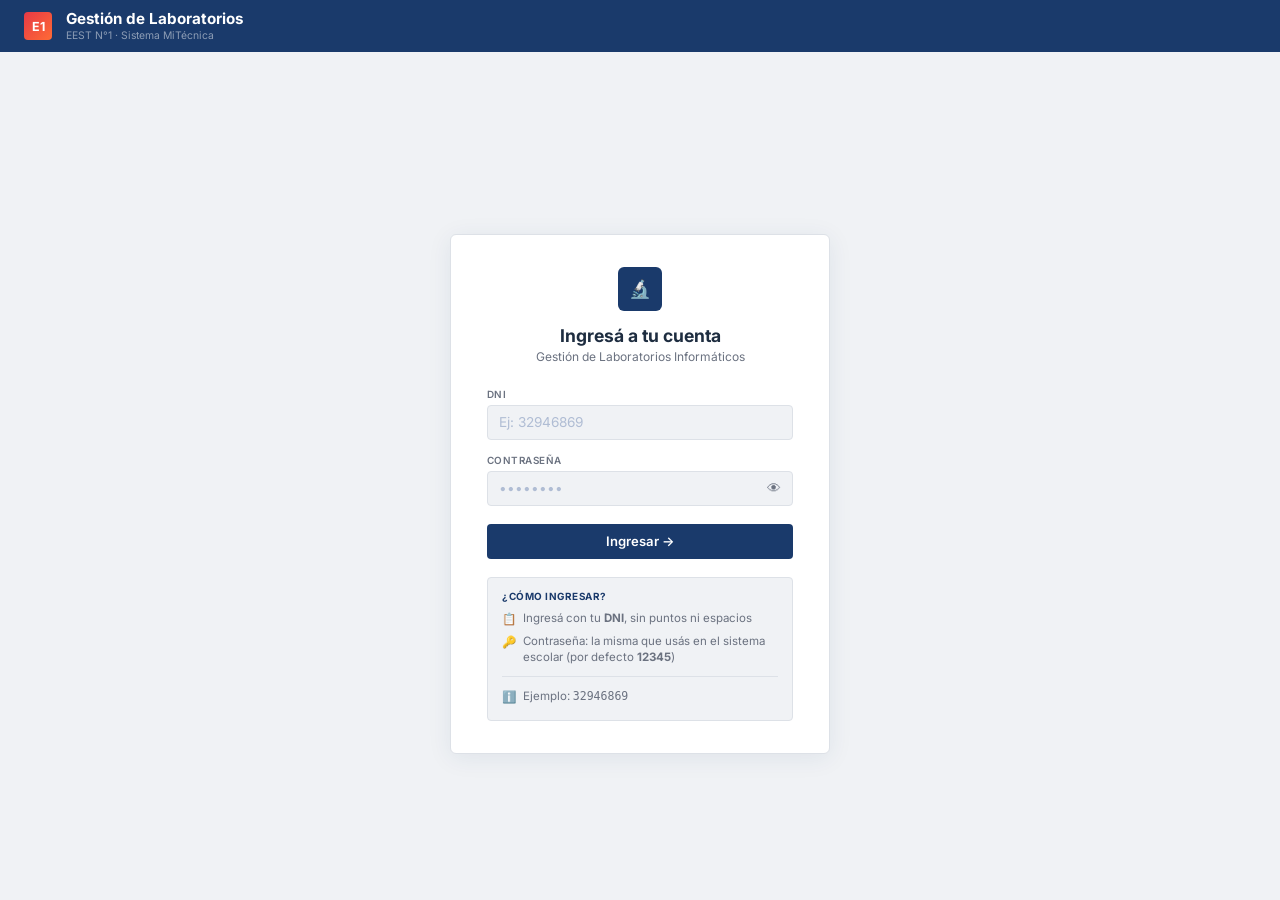
<file: index.html>
<!DOCTYPE html>
<html lang="es">

<head>
  <meta charset="UTF-8" />
  <meta name="viewport" content="width=device-width, initial-scale=1.0" />
  <title>Gestión de Laboratorios · EEST N°1</title>
  <!-- Developed by @Julian_Jonexz -->
  <link rel="preconnect" href="https://fonts.googleapis.com">
  <link rel="preconnect" href="https://fonts.gstatic.com" crossorigin>
  <link href="https://fonts.googleapis.com/css2?family=Inter:wght@400;500;600;700&display=swap" rel="stylesheet">
  <link rel="stylesheet" href="css/styles.css?v=20260929" />
  <style>
    /* ── Drag & Drop de reservas ── */
    .at-event[draggable="true"] { cursor: grab; }
    .at-event[draggable="true"]:active { cursor: grabbing; }
    .at-event.dragging { opacity: .45; box-shadow: 0 0 0 2px var(--navy); }
    .drag-hint { font-size: 14px; color: rgba(255,255,255,.6); margin-top: 1px; }
    .at-event[draggable="true"]:hover .drag-hint { color: rgba(255,255,255,.95); }
    /* La celda entera es el destino del drop (ver renderCalendario) */
    .at-event-cell.drag-over {
      background: var(--navy-faint, #eef2f9) !important;
      outline: 2px dashed var(--navy, #1a3a6b);
      outline-offset: -2px;
    }
    .at-event-cell.drag-over .at-slot-extra { flex: 0 0 22px; max-width: 22px; margin-left: 5px; opacity: 1; }
    .at-event-cell.drag-full {
      background: #fef2f2 !important;
      outline: 2px dashed #dc2626;
      outline-offset: -2px;
      cursor: not-allowed;
    }
  </style>
  <link rel="icon" type="image/webp" href="img/logo.webp">
</head>

<body>

  <a class="skip-link" href="#main-content">Saltar al contenido</a>

  <!-- HEADER -->
  <header class="header" role="banner">
    <div class="header-logo-area">
      <img src="img/logo.webp" alt="Logo EEST N°1"
        onerror="this.outerHTML='<div class=\'header-logo-placeholder\' aria-hidden=\'true\'>E1</div>'" />
    </div>
    <div class="header-info">
      <div class="escuela-nombre">EEST N°1 "Raúl Scalabrini Ortiz"</div>
      <div class="sistema-nombre">Sistema de Gestión de Laboratorios · MiTécnica</div>
    </div>

    <nav class="header-nav" role="navigation" aria-label="Navegación principal">
      <button class="nav-btn active" data-page="calendario" aria-current="page" onclick="irA('calendario')">
        <span class="nav-icon" aria-hidden="true">📅</span> Calendario
      </button>
      <button class="nav-btn" data-page="mis-reservas" aria-current="false" onclick="irA('mis-reservas')">
        <span class="nav-icon" aria-hidden="true">📋</span> Mis reservas
      </button>
      <button class="nav-btn admin-only" data-page="admin" aria-current="false" onclick="irA('admin')"
        style="display:none;position:relative;">
        <span class="nav-icon" aria-hidden="true">⚙️</span> Administración
        <span class="admin-badge" id="admin-badge" role="status" aria-live="polite" style="display:none;"></span>
      </button>
      <button class="nav-btn admin-only" data-page="estadisticas" aria-current="false" onclick="irA('estadisticas')"
        style="display:none;">
        <span class="nav-icon" aria-hidden="true">📊</span> Estadísticas
      </button>
      <button class="nav-btn admin-only" data-page="incidencias" aria-current="false" onclick="irA('incidencias')"
        style="display:none;position:relative;">
        <span class="nav-icon" aria-hidden="true">🔧</span> Incidencias
        <span class="admin-badge" id="incid-badge-nav" role="status" aria-live="polite" style="display:none;"></span>
      </button>
      <button class="nav-btn" data-page="fechas-especiales" aria-current="false" onclick="irA('fechas-especiales')">
        <span class="nav-icon" aria-hidden="true">📅</span> Fechas especiales
      </button>

      <!-- Botón de notificaciones -->
      <button class="notif-btn" id="notif-btn" onclick="togglePanelNotif()" aria-label="Notificaciones"
        aria-haspopup="true">
        <span style="font-size:16px">🔔</span>
        <span class="notif-badge" id="notif-badge" style="display:none">0</span>
      </button>

      <!-- Indicador de sincronización -->
      <span id="sync-indicator"
        style="font-size:.72rem;color:rgba(255,255,255,.6);opacity:0;transition:opacity .5s;white-space:nowrap"></span>

      <div class="session-widget" role="navigation" aria-label="Sesión de usuario">
        <button class="session-trigger" id="session-trigger" onclick="toggleSessionMenu()" aria-haspopup="true"
          aria-expanded="false" aria-controls="session-menu">
          <div class="s-avatar" id="s-avatar" aria-hidden="true">?</div>
          <span class="s-name" id="s-name">Cargando...</span>
          <span class="s-role" id="s-role">docente</span>
          <span class="s-caret" aria-hidden="true">▾</span>
        </button>
        <div class="session-menu" id="session-menu" role="menu" aria-labelledby="session-trigger">
          <div class="sm-header">
            <div class="sm-name" id="sm-name">—</div>
            <div class="sm-role" id="sm-role">—</div>
          </div>
          <button class="sm-item" role="menuitem" onclick="irA('mis-reservas');closeSessionMenu()"><span
              aria-hidden="true">📋</span> Mis reservas</button>
          <button class="sm-item" role="menuitem" onclick="verificarRol();closeSessionMenu()"><span
              aria-hidden="true">🩺</span> Verificar rol</button>
          <div class="sm-sep" role="separator"></div>
          <button class="sm-item danger" role="menuitem" onclick="cerrarSesion()"><span aria-hidden="true">🚪</span>
            Cerrar sesión</button>
        </div>
      </div>
    </nav>

    <button class="hamburger" id="hamburger" onclick="toggleMobileNav()" aria-label="Menú de navegación"
      aria-expanded="false" aria-controls="mobile-nav">
      <span></span><span></span><span></span>
    </button>
  </header>

  <!-- Nav móvil -->
  <nav class="mobile-nav" id="mobile-nav" role="navigation" aria-label="Menú móvil">
    <button class="mobile-nav-btn active" data-page="calendario" aria-current="page" onclick="irA('calendario')"><span
        aria-hidden="true">📅</span> Calendario</button>
    <button class="mobile-nav-btn" data-page="mis-reservas" aria-current="false" onclick="irA('mis-reservas')"><span
        aria-hidden="true">📋</span> Mis reservas</button>
    <button class="mobile-nav-btn admin-only" data-page="admin" aria-current="false" onclick="irA('admin')"
      style="display:none"><span aria-hidden="true">⚙️</span> Administración</button>
    <button class="mobile-nav-btn admin-only" data-page="estadisticas" aria-current="false"
      onclick="irA('estadisticas')" style="display:none"><span aria-hidden="true">📊</span> Estadísticas</button>
    <button class="mobile-nav-btn admin-only" data-page="incidencias" aria-current="false" onclick="irA('incidencias')"
      style="display:none"><span aria-hidden="true">🔧</span> Incidencias</button>
    <button class="mobile-nav-btn" data-page="fechas-especiales" aria-current="false"
      onclick="irA('fechas-especiales')"><span aria-hidden="true">📅</span> Fechas especiales</button>
    <div class="mobile-nav-sep">
      <button class="mobile-nav-btn" onclick="cerrarSesion()"><span aria-hidden="true">🚪</span> Cerrar sesión</button>
    </div>
  </nav>

  <!-- ORIENT BAR -->
  <div class="orient-bar" role="tablist" aria-label="Filtrar por orientación">
    <div class="orient-tab all sel" role="tab" aria-selected="true" tabindex="0" onclick="selOrient(this,'all')"
      onkeydown="if(event.key==='Enter'||event.key===' ')selOrient(this,'all')">
      <svg width="12" height="12" viewBox="0 0 20 20" fill="currentColor" aria-hidden="true">
        <rect x="1" y="1" width="8" height="8" rx="1" />
        <rect x="11" y="1" width="8" height="8" rx="1" />
        <rect x="1" y="11" width="8" height="8" rx="1" />
        <rect x="11" y="11" width="8" height="8" rx="1" />
      </svg>
      Todas
    </div>
    <div class="orient-tab info" role="tab" aria-selected="false" tabindex="0" onclick="selOrient(this,'info')"
      onkeydown="if(event.key==='Enter'||event.key===' ')selOrient(this,'info')">
      <svg width="12" height="12" viewBox="0 0 20 20" fill="currentColor" aria-hidden="true">
        <rect x="1" y="3" width="18" height="12" rx="2" />
        <rect x="5" y="17" width="10" height="2" rx="1" />
      </svg>
      Programación
    </div>
    <div class="orient-tab const" role="tab" aria-selected="false" tabindex="0" onclick="selOrient(this,'const')"
      onkeydown="if(event.key==='Enter'||event.key===' ')selOrient(this,'const')">
      <svg width="12" height="12" viewBox="0 0 20 20" fill="currentColor" aria-hidden="true">
        <path d="M10 2L3 8v10h5v-5h4v5h5V8L10 2z" />
      </svg>
      Construcción
    </div>
    <div class="orient-tab tur" role="tab" aria-selected="false" tabindex="0" onclick="selOrient(this,'tur')"
      onkeydown="if(event.key==='Enter'||event.key===' ')selOrient(this,'tur')">
      <svg width="12" height="12" viewBox="0 0 20 20" fill="currentColor" aria-hidden="true">
        <circle cx="10" cy="10" r="8" fill="none" stroke="currentColor" stroke-width="2" />
        <path d="M10 2v8l5 3" stroke="currentColor" stroke-width="2" stroke-linecap="round" fill="none" />
      </svg>
      Turismo
    </div>
    <div class="orient-tab bas" role="tab" aria-selected="false" tabindex="0" onclick="selOrient(this,'bas')"
      onkeydown="if(event.key==='Enter'||event.key===' ')selOrient(this,'bas')">
      <svg width="12" height="12" viewBox="0 0 20 20" fill="currentColor" aria-hidden="true">
        <rect x="3" y="2" width="11" height="14" rx="1" />
        <rect x="5" y="4" width="14" height="14" rx="1" />
      </svg>
      Básico
    </div>
  </div>

  <!-- APP BODY -->
  <div class="app-body">

    <!-- SIDEBAR -->
    <aside class="sidebar" id="sidebar" aria-label="Panel lateral">
      <button class="toggle-btn" id="toggleBtn" aria-label="Ocultar panel lateral" title="Ocultar panel">
        <svg class="toggle-icon" viewBox="0 0 12 12" fill="none" xmlns="http://www.w3.org/2000/svg">
          <path d="M7.5 2L3.5 6L7.5 10" stroke="currentColor" stroke-width="1.5" stroke-linecap="round"
            stroke-linejoin="round" />
        </svg>
      </button>
      <div class="sidebar-inner">
        <div>
          <button class="labs-toggle-btn" id="labsToggleBtn" aria-expanded="false" aria-label="Expandir/contraer laboratorios">
            <span class="sec-label">Laboratorios</span>
            <svg class="labs-toggle-icon" viewBox="0 0 12 12" fill="none" xmlns="http://www.w3.org/2000/svg">
              <path d="M3 5L6 8L9 5" stroke="currentColor" stroke-width="1.5" stroke-linecap="round" stroke-linejoin="round" />
            </svg>
          </button>
          <div id="sidebar-labs" class="labs-container" role="group" aria-labelledby="labsToggleBtn"></div>
        </div>
        <div>
          <div class="sec-label">Esta semana</div>
          <div class="mini-stats" id="mini-stats" aria-label="Estadísticas de la semana"></div>
        </div>
        <div>
          <div class="sec-label">Acciones</div>
          <button class="cta-btn" onclick="abrirModalReserva()" aria-label="Solicitar nuevo turno de laboratorio">+
            Solicitar turno</button>
        </div>
        <div>
          <div class="sec-label">Pautas del aula</div>
          <div id="pautas-list" aria-label="Pautas del aula"></div>
        </div>
      </div>
    </aside>

    <!-- CONTENIDO PRINCIPAL -->
    <main class="content" id="main-content" tabindex="-1">

      <!-- PÁGINA: CALENDARIO -->
      <div id="page-calendario" class="page active" role="region" aria-label="Calendario diario">
        <div class="cal-header">
          <div class="cal-title" id="cal-title-text" aria-live="polite">Cargando…</div>
          <div class="cal-controls">
            <div class="lab-filter-bar" role="group" aria-label="Filtrar por laboratorio" style="flex-wrap: wrap; gap: 8px;">
              <input type="search" class="search-input" id="search-lab-cal" placeholder="Buscar aula..." style="padding: 0.3rem 0.55rem; font-size: 0.75rem; border: 1px solid var(--border,#dde1e7); border-radius: 4px; max-width: 150px; background: #fff; color: var(--text2,#374151);" oninput="setLabSearch(this.value)">
              <button class="lab-filter-btn active" id="filt-todos" aria-pressed="true"
                onclick="setLabFilter('todos')">Todos</button>
              <span id="lab-filter-btns"></span>
              <div class="turno-filter-bar" id="turno-filter-bar" role="group" aria-label="Filtrar por turno horario">
                <button class="turno-filter-btn active" data-turno="todos" aria-pressed="true"
                  onclick="setTurnoFilter('todos')">🕐 Todos</button>
                <button class="turno-filter-btn" data-turno="Mañana" aria-pressed="false"
                  onclick="setTurnoFilter('Mañana')">🌅 Mañana</button>
                <button class="turno-filter-btn" data-turno="Tarde" aria-pressed="false"
                  onclick="setTurnoFilter('Tarde')">☀️ Tarde</button>
                <button class="turno-filter-btn" data-turno="Vespertino" aria-pressed="false"
                  onclick="setTurnoFilter('Vespertino')">🌆 Vespertino</button>
              </div>
            </div>
            <div class="week-nav" role="group" aria-label="Navegar semanas">
              <button class="week-btn" onclick="navSemana(-1)" aria-label="Semana anterior">‹ Semana ant.</button>
              <button class="week-btn hoy" onclick="irHoy()" aria-label="Ir a hoy">Hoy</button>
              <button class="week-btn" onclick="navSemana(1)" aria-label="Semana siguiente">Semana sig. ›</button>
            </div>
          </div>
        </div>

        <!-- Barra de navegación de días -->
        <div class="day-nav-container">
          <button class="day-nav-arrow" onclick="navDia(-1)" aria-label="Día anterior">‹</button>
          <div class="day-nav-bar" id="day-nav-bar" role="group" aria-label="Seleccionar día"></div>
          <button class="day-nav-arrow" onclick="navDia(1)" aria-label="Día siguiente">›</button>
        </div>

        <div class="cal-wrap">
          <div id="cal-body"></div>
        </div>

        <div class="bottom-cards">
          <div class="info-card" role="region" aria-label="Lista de espera">
            <div class="info-card-title"><span aria-hidden="true">📋</span> Lista de espera</div>
            <div id="espera-lista"></div>
          </div>
          <div class="info-card" role="region" aria-label="Próximos vencimientos">
            <div class="info-card-title"><span aria-hidden="true">⏰</span> Próximos vencimientos</div>
            <div id="venc-lista"></div>
          </div>
        </div>
      </div>

      <!-- PÁGINA: MIS RESERVAS -->
      <div id="page-mis-reservas" class="page" role="region" aria-label="Mis reservas">
        <div class="page-header">
          <div class="page-title-wrap">
            <div class="page-title" id="mis-reservas-title">Mis reservas</div>
            <div class="page-sub" id="mis-reservas-sub"></div>
          </div>
          <button class="cta-btn" style="width:auto;padding:9px 20px;" onclick="abrirModalReserva()"
            aria-label="Crear nueva reserva">+ Nueva solicitud</button>
        </div>
        <div class="stats-strip" id="mis-stats-strip" aria-label="Estadísticas de mis reservas"></div>
        <div id="mis-reservas-list" aria-live="polite"></div>
        <div class="pagination-container" id="mis-reservas-pagination" style="display:none;">
          <button class="week-btn" onclick="cambiarPaginaMisReservas(-1)">Anterior</button>
          <span id="mis-reservas-pag-info"
            style="font-size: 12px; font-weight: 600; color: var(--muted);">—</span>
          <button class="week-btn" onclick="cambiarPaginaMisReservas(1)">Siguiente</button>
        </div>
        <div id="mis-reservas-empty" style="display:none;text-align:center;padding:60px 20px;color:var(--texto-muted);"
          role="status">
          <div style="font-size:48px;margin-bottom:12px;" aria-hidden="true">📭</div>
          <div style="font-weight:800;font-size:16px;color:var(--texto);margin-bottom:6px;">No tenés reservas activas
          </div>
          <div style="font-size:13px;">Hacé clic en "+ Nueva solicitud" para comenzar.</div>
        </div>
      </div>

      <!-- PÁGINA: ADMINISTRACIÓN -->
      <div id="page-admin" class="page" role="region" aria-label="Administración">
        <div class="page-header">
          <div class="page-title-wrap">
            <div class="page-title">Administración</div>
            <div class="page-sub">Panel directivo · EEST N°1</div>
          </div>
          <div style="display:flex;gap:.4rem;flex-wrap:wrap;align-items:center;">
            <button onclick="exportarDB()"
              style="font-family:var(--font);font-size:.72rem;font-weight:600;padding:.35rem .75rem;border-radius:4px;border:1px solid var(--border);background:#fff;color:var(--text2);cursor:pointer;">⬇
              Exportar BD</button>
            <button onclick="importarDB()"
              style="font-family:var(--font);font-size:.72rem;font-weight:600;padding:.35rem .75rem;border-radius:4px;border:1px solid var(--border);background:#fff;color:var(--text2);cursor:pointer;">⬆
              Importar BD</button>
            <button onclick="resetearDB()"
              style="font-family:var(--font);font-size:.72rem;font-weight:600;padding:.35rem .75rem;border-radius:4px;border:1px solid var(--red);background:#fff;color:var(--red);cursor:pointer;">↺
              Resetear</button>
          </div>
        </div>
        <div class="stats-strip" aria-label="Estadísticas generales">
          <div class="stat-card az">
            <div class="stat-card-n" id="s-semana">—</div>
            <div class="stat-card-l">Reservas activas</div>
          </div>
          <div class="stat-card am">
            <div class="stat-card-n" id="s-pendientes">—</div>
            <div class="stat-card-l">Solicitudes pendientes</div>
          </div>
          <div class="stat-card vd">
            <div class="stat-card-n" id="s-docs">—</div>
            <div class="stat-card-l">Docentes activos</div>
          </div>
          <div class="stat-card rj">
            <div class="stat-card-n" id="s-labs">—</div>
            <div class="stat-card-l">Laboratorios</div>
          </div>
        </div>
        <div class="admin-section admin-section-highlight">
          <div class="admin-section-header">
            <div class="admin-section-title"><span aria-hidden="true">⏳</span> Solicitudes pendientes <span
                id="solicitudes-count" class="pending-count-badge" aria-live="polite"></span></div>
          </div>
          <div style="overflow-x:auto;">
            <table class="prof-table" aria-label="Solicitudes pendientes">
              <thead>
                <tr>
                  <th scope="col">Docente</th>
                  <th scope="col">Lab</th>
                  <th scope="col">Día</th>
                  <th scope="col">Módulo</th>
                  <th scope="col">Curso</th>
                  <th scope="col">Orientación</th>
                  <th scope="col">Acciones</th>
                </tr>
              </thead>
              <tbody id="solicitudes-tbody"></tbody>
            </table>
          </div>
        </div>
        <div class="admin-section">
          <div class="admin-section-header">
            <div class="admin-section-title"><span aria-hidden="true">👥</span> Docentes</div>
            <div style="display:flex;gap:10px;align-items:center;">
              <button class="cta-btn" style="width:auto;padding:7px 16px;font-size:12px;"
                onclick="abrirModalDocente()">+ Agregar</button>
            </div>
          </div>
          <div class="search-bar"><input class="search-input" type="search" placeholder="Buscar por nombre o materia…"
              id="search-prof" oninput="pagActualProfesores=1; renderProfesores()"></div>
          <div style="overflow-x:auto;">
            <table class="prof-table">
              <thead>
                <tr>
                  <th scope="col">Apellido y nombre</th>
                  <th scope="col">Materia</th>
                  <th scope="col">Orientación</th>
                  <th scope="col">Reservas</th>
                  <th scope="col">Acciones</th>
                </tr>
              </thead>
              <tbody id="prof-tbody"></tbody>
            </table>
          </div>
          <div class="pagination-container" id="prof-pagination">
            <button class="week-btn" onclick="cambiarPaginaProfesores(-1)">Anterior</button>
            <span id="prof-pag-info" style="font-size: 12px; font-weight: 600; color: var(--muted);">Página 1 de
              1</span>
            <button class="week-btn" onclick="cambiarPaginaProfesores(1)">Siguiente</button>
          </div>
        </div>
        <div class="admin-section">
          <div class="admin-section-header">
            <div class="admin-section-title"><span aria-hidden="true">🏫</span> Espacios / Laboratorios</div>
            <button class="cta-btn" style="width:auto;padding:7px 16px;font-size:12px;" onclick="abrirModalLab()">+
              Agregar</button>
          </div>
          <div id="labs-config-list" role="list"></div>
        </div>
        <div class="admin-section">
          <div class="admin-section-header">
            <div class="admin-section-title"><span aria-hidden="true">🔄</span> Horario oficial (tabla <code>horarios</code>)
            </div>
            <div style="display:flex;gap:8px;align-items:center;">
              <button class="cta-btn sec" style="width:auto;padding:7px 16px;font-size:12px;"
                onclick="previsualizarSyncHorarios()">Ver cambios pendientes</button>
              <button class="cta-btn" style="width:auto;padding:7px 16px;font-size:12px;"
                onclick="sincronizarHorariosAhora()">Sincronizar ahora</button>
            </div>
          </div>
          <div id="sync-horarios-info" style="padding:12px 18px;font-size:13px;color:var(--muted);">Cargando…</div>
        </div>
        <div class="admin-section">
          <div class="admin-section-header">
            <div class="admin-section-title"><span aria-hidden="true">📅</span> Todas las reservas</div>
            <div style="display:flex;gap:8px;align-items:center;flex-wrap:wrap;">
              <select class="search-input" style="max-width:200px;padding:7px 10px;font-size:12px;"
                id="admin-filter-orient" onchange="pagActualReservas=1; renderAdminReservas()">
                <option value="all">Todas las orientaciones</option>
                <option value="info">Programación</option>
                <option value="const">Construcción</option>
                <option value="tur">Turismo</option>
                <option value="bas">Básico</option>
              </select>
              <select class="search-input" style="max-width:200px;padding:7px 10px;font-size:12px;"
                id="admin-filter-lab" onchange="pagActualReservas=1; renderAdminReservas()">
                <option value="todos">Todos los laboratorios</option>
              </select>
            </div>
          </div>
          <div style="overflow-x:auto;">
            <table class="prof-table">
              <thead>
                <tr>
                  <th scope="col">Docente</th>
                  <th scope="col">Lab</th>
                  <th scope="col">Día</th>
                  <th scope="col">Módulo</th>
                  <th scope="col">Curso</th>
                  <th scope="col">Orientación</th>
                  <th scope="col">Ciclo</th>
                  <th scope="col">Acciones</th>
                </tr>
              </thead>
              <tbody id="admin-reservas-tbody"></tbody>
            </table>
          </div>
          <div class="pagination-container" id="admin-reservas-pagination">
            <button class="week-btn" onclick="cambiarPaginaReservas(-1)">Anterior</button>
            <span id="admin-reservas-pag-info" style="font-size: 12px; font-weight: 600; color: var(--muted);">—</span>
            <button class="week-btn" onclick="cambiarPaginaReservas(1)">Siguiente</button>
          </div>
        </div>
        <div class="admin-section">
          <div class="admin-section-header">
            <div class="admin-section-title"><span aria-hidden="true">📌</span> Pautas del aula</div>
            <button class="cta-btn" style="width:auto;padding:7px 16px;font-size:12px;" onclick="abrirModalPauta()">+
              Agregar</button>
          </div>
          <div id="pautas-admin-list" role="list"></div>
        </div>
      </div>

      <!-- PÁGINA: INCIDENCIAS -->
      <div id="page-incidencias" class="page" role="region" aria-label="Incidencias">
        <div class="page-header">
          <div class="page-title-wrap">
            <div class="page-title">Incidencias y mantenimiento</div>
            <div class="page-sub">Gestión de problemas técnicos y bloqueos de laboratorios</div>
          </div>
        </div>
        <div class="admin-section admin-section-highlight">
          <div class="admin-section-header">
            <div class="admin-section-title">
              Incidencias reportadas
              <span class="admin-badge" id="incid-badge"
                style="display:none;margin-left:6px;background:var(--red);color:#fff;border-radius:10px;padding:1px 7px;font-size:.75rem"></span>
            </div>
            <div style="display:flex;gap:8px">
              <select class="form-control" id="incid-filtro-estado" style="font-size:.8rem;padding:4px 8px;min-width:0"
                onchange="renderIncidencias()">
                <option value="activas">Solo activas</option>
                <option value="todas">Todas</option>
                <option value="resueltas">Resueltas</option>
              </select>
              <button class="tbl-btn" onclick="abrirModalIncidencia()" style="white-space:nowrap">+ Reportar</button>
            </div>
          </div>
          <div class="table-wrap">
            <table class="prof-table">
              <thead>
                <tr>
                  <th>Tipo</th>
                  <th>Laboratorio</th>
                  <th>Descripción</th>
                  <th>Reportado por</th>
                  <th>Estado</th>
                  <th>Cambiar estado</th>
                  <th></th>
                </tr>
              </thead>
              <tbody id="incidencias-tbody">
                <tr>
                  <td colspan="7" style="text-align:center;color:var(--muted);padding:16px">Cargando...</td>
                </tr>
              </tbody>
            </table>
          </div>
        </div>
      </div>

      <!-- PÁGINA: FECHAS ESPECIALES -->
      <div id="page-fechas-especiales" class="page" role="region" aria-label="Fechas especiales">
        <div class="page-header">
          <div class="page-title-wrap">
            <div class="page-title">Calendario escolar</div>
            <div class="page-sub">Gestión de fechas especiales y eventos institucionales</div>
          </div>
        </div>
        <div class="admin-section">
          <div class="admin-section-header">
            <div class="admin-section-title">Fechas y eventos programados</div>
            <button class="tbl-btn admin-only" onclick="abrirModalEventoEscolar()">+ Agregar fecha</button>
          </div>
          <div class="table-wrap">
            <table class="prof-table">
              <thead>
                <tr>
                  <th>Tipo</th>
                  <th>Descripción</th>
                  <th>Fecha / Período</th>
                  <th>Laboratorio</th>
                  <th></th>
                </tr>
              </thead>
              <tbody id="cal-escolar-body">
                <tr>
                  <td colspan="5" style="text-align:center;color:var(--muted);padding:16px">Cargando...</td>
                </tr>
              </tbody>
            </table>
          </div>
        </div>
      </div>

      <!-- PÁGINA: Estadísticas -->
      <div id="page-estadisticas" class="page" role="region" aria-label="Estadísticas">
        <div id="estadisticas-contenido"></div>
      </div>

    </main>
  </div>

  <!-- MODALES -->

  <!-- Solicitar turno (con selector de período) -->
  <div class="modal-overlay" id="modal-reserva" role="dialog" aria-modal="true" aria-labelledby="modal-reserva-title">
  <div class="modal">
    <div class="modal-header">
      <h3 id="modal-reserva-title"><span aria-hidden="true">📅</span> Solicitar turno</h3>
      <button class="modal-close" onclick="cerrarModal('modal-reserva')" aria-label="Cerrar modal">✕</button>
    </div>
    <div class="modal-body">
      <div class="modal-info-hint" id="reserva-hint" role="note">
        <span aria-hidden="true">ℹ️</span> Tu solicitud será enviada al directivo para aprobación.
      </div>
      <div class="form-row">
        <div class="form-group">
          <label class="form-label" for="f-lab">Laboratorio</label>
          <select class="form-control" id="f-lab" required></select>
        </div>
        <div class="form-group">
          <label class="form-label" for="f-dia">Día</label>
          <select class="form-control" id="f-dia" required></select>
        </div>
      </div>
      <div class="form-row">
        <div class="form-group">
          <label class="form-label" for="f-modulo">Módulo de inicio</label>
          <select class="form-control" id="f-modulo" required></select>
        </div>
        <div class="form-group">
          <label class="form-label" for="f-periodo">⏱ Duración / Período</label>
          <select class="form-control" id="f-periodo">
            <option value="1">1 hora (módulo individual)</option>
            <option value="2">2 horas consecutivas</option>
            <option value="4">4 horas consecutivas</option>
            <option value="turno_Mañana">🌅 Turno completo Mañana</option>
            <option value="turno_Tarde">☀️ Turno completo Tarde</option>
            <option value="turno_Vespertino">🌆 Turno completo Vespertino</option>
          </select>
        </div>
      </div>
      
      <div class="form-row">
        <div class="form-group" id="f-semanas-wrap">
          <label class="form-label" for="f-semanas">📅 Semanas consecutivas</label>
          <select class="form-control" id="f-semanas">
            <option value="1">1 semana (por defecto)</option>
            <option value="2">2 semanas consecutivas</option>
            <option value="3">3 semanas consecutivas</option>
          </select>
          <div id="f-semanas-hint" style="font-size:11px;color:var(--muted);margin-top:4px;">
            📌 Se reservará el <strong>mismo día y módulo</strong> en cada una de las semanas seleccionadas.
            Máximo <strong>3 semanas seguidas</strong> en el mismo laboratorio, día y módulo; después corresponde
            <strong>1 semana de espera</strong> antes de volver a tomar ese mismo turno.
          </div>
        </div>
      </div>
      
      <!-- FILA DE CUPOF (vincula profe ↔ materia ↔ curso desde la BDD) -->
      <div class="form-group" id="f-cupof-wrap">
        <label class="form-label" for="f-cupof">📚 Materia / Curso <small style="color:var(--muted);font-weight:400;">(desde tu carga horaria)</small></label>
        <select class="form-control" id="f-cupof" required>
          <option value="">— Seleccioná materia y curso —</option>
        </select>
        <div id="f-cupof-hint" style="font-size:11px;color:var(--muted);margin-top:4px;display:none;">
          ℹ️ No se encontraron materias vinculadas. Podés ingresar el curso y materia manualmente.
        </div>
      </div>

      <!-- FILA DE CURSO, GRUPO Y MATERIA (se completan auto desde cupof; editables como fallback) -->
      <div class="form-row" id="f-curso-materia-row">
        <div class="form-group">
          <label class="form-label" for="f-curso">Curso</label>
          <select class="form-control" id="f-curso" disabled>
            <option value="">Seleccionar curso…</option>
          </select>
        </div>
        
        <div class="form-group">
          <label class="form-label" for="reserva-grupo">Grupo</label>
          <select class="form-control" id="reserva-grupo" name="grupoId" disabled>
            <option value="">-- Sin grupo --</option>
          </select>
        </div>
        
        <div class="form-group">
          <label class="form-label" for="f-materia">Materia / Tema</label>
          <input type="text" class="form-control" id="f-materia" list="materias-list" placeholder="Ej: Programación" disabled readonly>
          <datalist id="materias-list"></datalist>
        </div>
      </div>

      <div class="form-row">
        <div class="form-group">
          <label class="form-label">Orientación (podés elegir varias)</label>
          <div class="orient-check-group" id="f-orient-group">
            <label><input type="checkbox" value="info"> 💻 Prog</label>
            <label><input type="checkbox" value="const"> 🏗️ Const</label>
            <label><input type="checkbox" value="tur"> 🌐 Tur</label>
            <label><input type="checkbox" value="bas"> 📚 Bas</label>
          </div>
        </div>
      </div>
      <!-- Selector de docente — solo visible para directivos -->
      <div class="form-group" id="f-profe-wrap" style="display:none;">
        <label class="form-label" for="f-profe">👤 Asignar docente</label>
        <select class="form-control" id="f-profe"></select>
      </div>
      <div class="form-group">
        <label class="form-label" for="f-secuencia">Secuencia didáctica</label>
        <textarea class="form-control" id="f-secuencia" rows="3" placeholder="¿Qué harán en el laboratorio?" required></textarea>
      </div>
      <div class="conflict-warning" id="conflict-warning" role="alert">
        ⚠️ Ese horario ya está ocupado o tiene una solicitud pendiente.
      </div>

      <!-- RESERVA ANUAL — solo visible para directivos (reservas.js controla display) -->
      <div id="f-anual-wrap" class="admin-only" style="display:none;margin-top:10px;padding:10px 14px;background:var(--navy-faint,#eef2f9);border-radius:6px;border:1px solid #c7d4ee;">
        <label style="display:flex;align-items:center;gap:10px;cursor:pointer;font-size:13px;font-weight:600;color:var(--navy,#1a3a6b);">
          <input type="checkbox" id="f-anual" style="width:15px;height:15px;cursor:pointer;accent-color:var(--navy,#1a3a6b);">
          📆 Asignar para todo el año lectivo
        </label>
        <div style="font-size:11px;color:var(--muted,#6b7280);margin-top:4px;padding-left:25px;">
          Se generarán entradas semana a semana hasta el <strong>fin del ciclo lectivo</strong> (último viernes de diciembre), salteando feriados y recesos.
        </div>
      </div>

    </div>
    <div class="modal-footer">
      <button class="btn-cancel" onclick="cerrarModal('modal-reserva')">Cancelar</button>
      <button class="btn-ok" onclick="guardarReserva()">Enviar solicitud</button>
    </div>
  </div>
</div>

  <!-- Ver detalle -->
  <div class="modal-overlay" id="modal-detalle" role="dialog" aria-modal="true" aria-labelledby="modal-detalle-title">
    <div class="modal modal-sm">
      <div class="modal-header">
        <h3 id="modal-detalle-title"><span aria-hidden="true">📋</span> Detalle del turno</h3>
        <button class="modal-close" onclick="cerrarModal('modal-detalle')" aria-label="Cerrar detalle">✕</button>
      </div>
      <div class="modal-body" id="modal-detalle-body"></div>
      <div class="modal-footer" id="modal-detalle-footer"></div>
    </div>
  </div>

  <!-- Diagnóstico de rol (menú de usuario → Verificar rol) -->
  <div class="modal-overlay" id="modal-rol" role="dialog" aria-modal="true" aria-labelledby="modal-rol-title">
    <div class="modal modal-sm">
      <div class="modal-header">
        <h3 id="modal-rol-title"><span aria-hidden="true">🩺</span> Verificar rol</h3>
        <button class="modal-close" onclick="cerrarModal('modal-rol')" aria-label="Cerrar">✕</button>
      </div>
      <div class="modal-body" id="modal-rol-body"></div>
      <div class="modal-footer">
        <button class="btn-cancel" onclick="cerrarModal('modal-rol')">Cerrar</button>
      </div>
    </div>
  </div>

  <!-- Editar recreo -->
  <div class="modal-overlay" id="modal-recreo" role="dialog" aria-modal="true" aria-labelledby="modal-recreo-title">
    <div class="modal modal-sm">
      <div class="modal-header">
        <h3 id="modal-recreo-title">☕ Recreo</h3>
        <button class="modal-close" onclick="cerrarModal('modal-recreo')" aria-label="Cerrar">✕</button>
      </div>
      <div class="modal-body">
        <input type="hidden" id="recreo-modulo-id" value="">
        <div class="form-group">
          <label class="form-label" for="recreo-evento">Nombre del evento</label>
          <input class="form-control" id="recreo-evento" type="text" placeholder="Ej: Recreo de mañana" required>
        </div>
        <div class="form-group">
          <label class="form-label" for="recreo-notas">Notas (lugar, duración, etc.)</label>
          <input class="form-control" id="recreo-notas" type="text" placeholder="Ej: 30 min · patio">
        </div>
      </div>
      <div class="modal-footer">
        <button class="btn-cancel" onclick="cerrarModal('modal-recreo')">Cancelar</button>
        <button class="btn-ok" onclick="guardarRecreo()">Guardar</button>
      </div>
    </div>
  </div>

  <!-- Editar reserva existente -->
  <div class="modal-overlay" id="modal-editar-reserva" role="dialog" aria-modal="true"
    aria-labelledby="modal-editar-reserva-title">
    <div class="modal modal-sm">
      <div class="modal-header">
        <h3 id="modal-editar-reserva-title"><span aria-hidden="true">✎</span> Editar reserva</h3>
        <button class="modal-close" onclick="cerrarModal('modal-editar-reserva')" aria-label="Cerrar">✕</button>
      </div>
      <div class="modal-body">
        <input type="hidden" id="edit-reserva-id" value="">
        <div class="modal-info-hint" id="edit-info-contexto" role="note" style="margin-bottom:.9rem;"></div>
        <div class="form-group">
          <label class="form-label" for="edit-curso">Curso</label>
          <input class="form-control" id="edit-curso" type="text" placeholder="Ej: 4°B" required>
        </div>
        <div class="form-group">
          <label class="form-label" for="edit-secuencia">Secuencia didáctica</label>
          <input class="form-control" id="edit-secuencia" type="text" placeholder="Tema de la clase" required>
        </div>
        <div class="form-group">
          <label class="form-label">Orientación</label>
          <div class="orient-check-group" id="edit-orient-group">
            <label><input type="checkbox" value="info"> 💻 Info</label>
            <label><input type="checkbox" value="const"> 🏗️ Const</label>
            <label><input type="checkbox" value="tur"> 🌐 Tur</label>
            <label><input type="checkbox" value="bas"> 📚 Bas</label>
          </div>
        </div>
        <!-- Selector de docente — solo visible para directivos en edición -->
        <div class="form-group" id="edit-profe-wrap" style="display:none;">
          <label class="form-label" for="edit-profe">👤 Docente asignado</label>
          <select class="form-control" id="edit-profe"></select>
        </div>
        <div class="form-group" id="edit-scope-wrap" style="display:none;">
          <label class="form-label" for="edit-scope">¿Qué reservas modificar?</label>
          <select class="form-control" id="edit-scope">
            <option value="puntual">Solo esta reserva (semana actual)</option>
            <option value="siguientes" id="opt-siguientes">Esta y todas las siguientes</option>
            <option value="anual" id="opt-anual" style="display:none;">Toda la serie anual (desde esta semana)</option>
          </select>
        </div>
      </div>
      <div class="modal-footer">
        <button class="btn-cancel" onclick="cerrarModal('modal-editar-reserva')">Cancelar</button>
        <button class="btn-ok" onclick="guardarEdicionReserva()">Guardar cambios</button>
      </div>
    </div>
  </div>

  <!-- Reasignar aula -->
  <div class="modal-overlay" id="modal-reasignar" role="dialog" aria-modal="true"
    aria-labelledby="modal-reasignar-title">
    <div class="modal modal-sm">
      <div class="modal-header">
        <h3 id="modal-reasignar-title"><span aria-hidden="true">🔀</span> Reasignar aula</h3>
        <button class="modal-close" onclick="cerrarModal('modal-reasignar')" aria-label="Cerrar">✕</button>
      </div>
      <div class="modal-body">
        <input type="hidden" id="reasignar-reserva-id" value="">
        <div class="modal-info-hint" id="reasignar-info" role="note" style="margin-bottom:.9rem;"></div>
        <div class="form-group">
          <label class="form-label" for="reasignar-lab">Nuevo laboratorio</label>
          <select class="form-control" id="reasignar-lab"></select>
        </div>
        <div class="form-group">
          <label class="form-label" for="reasignar-scope">¿Qué horas reasignar?</label>
          <select class="form-control" id="reasignar-scope">
            <option value="una">Solo esta hora</option>
            <option value="dia">Todas las horas de este curso en el día</option>
            <option value="anual" id="reasignar-opt-anual" style="display:none;">Toda la serie anual</option>
          </select>
        </div>
        <div id="reasignar-conflictos" style="display:none;margin-top:8px;padding:10px 12px;border-radius:8px;background:#fff3cd;color:#856404;font-size:12px;"></div>
      </div>
      <div class="modal-footer">
        <button class="btn-cancel" onclick="cerrarModal('modal-reasignar')">Cancelar</button>
        <button class="btn-ok" id="reasignar-btn-ok" onclick="ejecutarReasignacion()">🔀 Reasignar</button>
      </div>
    </div>
  </div>

  <!-- Agregar/editar docente -->
  <div class="modal-overlay" id="modal-docente" role="dialog" aria-modal="true" aria-labelledby="modal-docente-title">
    <div class="modal modal-sm">
      <div class="modal-header">
        <h3 id="modal-docente-title"><span aria-hidden="true">👤</span> Agregar docente</h3>
        <button class="modal-close" onclick="cerrarModal('modal-docente')" aria-label="Cerrar">✕</button>
      </div>
      <div class="modal-body">
        <div class="form-row">
          <div class="form-group"><label class="form-label" for="doc-apellido">Apellido</label><input
              class="form-control" id="doc-apellido" type="text" placeholder="Ej: González" required></div>
          <div class="form-group"><label class="form-label" for="doc-nombre">Nombre</label><input class="form-control"
              id="doc-nombre" type="text" placeholder="Ej: María" required></div>
        </div>
        <div class="form-row">
          <div class="form-group"><label class="form-label" for="doc-materia">Materia</label><input class="form-control"
              id="doc-materia" type="text" placeholder="Ej: Programación" required></div>
          <div class="form-group">
            <label class="form-label">Orientación</label>
            <div class="orient-check-group" id="doc-orient-group">
              <label><input type="checkbox" value="info"> Info</label>
              <label><input type="checkbox" value="const"> Const</label>
              <label><input type="checkbox" value="tur"> Tur</label>
              <label><input type="checkbox" value="bas"> Bas</label>
            </div>
          </div>
        </div>
      </div>
      <div class="modal-footer">
        <button class="btn-cancel" onclick="cerrarModal('modal-docente')">Cancelar</button>
        <button class="btn-ok" onclick="guardarDocente()">Guardar</button>
      </div>
    </div>
  </div>

<!-- Agregar/editar espacio -->
<div class="modal-overlay" id="modal-lab" role="dialog" aria-modal="true" aria-labelledby="modal-lab-title">
  <div class="modal modal-sm">
    <div class="modal-header">
      <h3 id="modal-lab-title"><span aria-hidden="true">🏫</span> Agregar espacio</h3>
      <button class="modal-close" onclick="cerrarModal('modal-lab')" aria-label="Cerrar">✕</button>
    </div>
    <div class="modal-body">
      <div class="form-group">
        <label class="form-label" for="lab-nombre">Nombre del espacio</label>
        <input class="form-control" id="lab-nombre" type="text" placeholder="Ej: Lab. Informático C" required>
      </div>
      <div class="form-row">
        <div class="form-group">
          <label class="form-label" for="lab-capacidad">Capacidad</label>
          <input class="form-control" id="lab-capacidad" type="number" min="1" placeholder="Ej: 20">
        </div>
        <div class="form-group">
          <label class="form-label" for="lab-estado">Estado</label>
          <select class="form-control" id="lab-estado">
            <option value="libre">Disponible</option>
            <option value="ocupado">En mantenimiento</option>
          </select>
        </div>
      </div>
      <div class="form-group">
        <label class="form-label" for="lab-notas">Equipamiento / notas</label>
        <input class="form-control" id="lab-notas" type="text" placeholder="Ej: Windows 11, Packet Tracer">
      </div>
      
      <!-- AGREGADO: Grupos simultáneos por slot -->
      <div class="form-group">
        <label class="form-label" for="lab-max-grupos">Grupos simultáneos por slot</label>
        <div style="display: flex; align-items: center;">
          <input class="form-control" type="number" id="lab-max-grupos" min="1" max="10" value="1" style="width:80px;" />
          <small style="color:var(--muted); font-size:11px; margin-left:8px;">
            1 = exclusivo · 2+ = compartido
          </small>
        </div>
      </div>

    </div>
    <div class="modal-footer">
      <button class="btn-cancel" onclick="cerrarModal('modal-lab')">Cancelar</button>
      <button class="btn-ok" onclick="guardarLab()">Guardar</button>
    </div>
  </div>
</div>

  <!-- Lista de espera -->
  <div class="modal-overlay" id="modal-espera" role="dialog" aria-modal="true" aria-labelledby="modal-espera-title">
    <div class="modal modal-sm">
      <div class="modal-header">
        <h3 id="modal-espera-title"><span aria-hidden="true">📋</span> Anotarme en espera</h3>
        <button class="modal-close" onclick="cerrarModal('modal-espera')" aria-label="Cerrar">✕</button>
      </div>
      <div class="modal-body">
        <p style="font-size:13px;color:var(--texto-muted);margin-bottom:16px;">Te avisaremos cuando el turno quede
          disponible.</p>
        <div class="form-row">
          <div class="form-group"><label class="form-label" for="espera-lab">Laboratorio</label><select
              class="form-control" id="espera-lab" required></select></div>
          <div class="form-group"><label class="form-label" for="espera-dia">Día</label><select class="form-control"
              id="espera-dia" required></select></div>
        </div>
        <div class="form-group"><label class="form-label" for="espera-modulo">Módulo horario</label><select
            class="form-control" id="espera-modulo" required></select></div>
      </div>
      <div class="modal-footer">
        <button class="btn-cancel" onclick="cerrarModal('modal-espera')">Cancelar</button>
        <button class="btn-ok" onclick="guardarEspera()">Anotarme</button>
      </div>
    </div>
  </div>

  <!-- Pauta -->
  <div class="modal-overlay" id="modal-pauta" role="dialog" aria-modal="true" aria-labelledby="modal-pauta-title">
    <div class="modal modal-sm">
      <div class="modal-header">
        <h3 id="modal-pauta-title"><span aria-hidden="true">📌</span> Agregar pauta</h3>
        <button class="modal-close" onclick="cerrarModal('modal-pauta')" aria-label="Cerrar">✕</button>
      </div>
      <div class="modal-body">
        <div class="form-group"><label class="form-label" for="pauta-texto">Texto de la pauta</label><textarea
            class="form-control" id="pauta-texto" rows="2" placeholder="Ej: Apagar equipos al finalizar"
            required></textarea></div>
      </div>
      <div class="modal-footer">
        <button class="btn-cancel" onclick="cerrarModal('modal-pauta')">Cancelar</button>
        <button class="btn-ok" onclick="guardarPauta()">Guardar</button>
      </div>
    </div>
  </div>

  <!-- Confirmar -->
  <div class="modal-overlay" id="modal-confirm" role="dialog" aria-modal="true" aria-labelledby="modal-confirm-title">
    <div class="modal modal-sm">
      <div class="modal-header">
        <h3 id="modal-confirm-title">Confirmar acción</h3>
        <button class="modal-close" onclick="cerrarModal('modal-confirm')" aria-label="Cancelar">✕</button>
      </div>
      <div class="modal-body">
        <div id="confirm-body"></div>
      </div>
      <div class="modal-footer">
        <button class="btn-cancel" onclick="cerrarModal('modal-confirm')">Cancelar</button>
        <button class="btn-ok" id="confirm-extra-btn" style="display:none;"></button>
        <button class="btn-ok" id="confirm-ok-btn">Confirmar</button>
      </div>
    </div>



  </div>



  <!-- PANEL DE NOTIFICACIONES -->
  <div id="notif-panel" class="notif-panel" role="dialog" aria-label="Notificaciones">
    <div class="notif-panel-header">
      <span style="font-weight:600;font-size:.95rem">Notificaciones</span>
      <div style="display:flex;gap:8px;align-items:center">
        <button class="notif-limpiar-btn" onclick="limpiarNotificaciones()">✕ Limpiar</button>
        <button onclick="cerrarPanelNotif()"
          style="background:none;border:none;cursor:pointer;color:var(--texto-muted);font-size:1.2rem;line-height:1">✕</button>
      </div>
    </div>
    <div id="notif-list" class="notif-list"></div>
  </div>
  <div id="notif-overlay" class="notif-overlay" onclick="cerrarPanelNotif()"></div>


  <!-- Modal: Reportar Incidencia (pre-definido para evitar bugs de posición) -->
  <div class="modal-overlay" id="modal-incidencia" role="dialog" aria-modal="true" aria-labelledby="modal-incid-title">
    <div class="modal" style="max-width:480px">
      <div class="modal-header" style="border-bottom:2px solid var(--red)">
        <h3 id="modal-incid-title" style="color:var(--red)">⚠️ Reportar incidencia</h3>
        <button class="modal-close" onclick="cerrarModal('modal-incidencia')" aria-label="Cerrar">✕</button>
      </div>
      <div class="modal-body">
        <div class="form-group">
          <label class="form-label">Laboratorio</label>
          <select class="form-control" id="incid-lab"></select>
        </div>
        <div class="form-group">
          <label class="form-label">Tipo de problema</label>
          <select class="form-control" id="incid-tipo"></select>
        </div>
        <div class="form-group">
          <label class="form-label">Descripción detallada</label>
          <textarea class="form-control" id="incid-desc" rows="3"
            placeholder="Describí el problema: equipos afectados, síntomas, etc."></textarea>
        </div>
        <div class="form-group" id="incid-bloquear-wrap">
          <label style="display:flex;align-items:center;gap:8px;cursor:pointer;font-size:.85rem">
            <input type="checkbox" id="incid-bloquear" style="width:16px;height:16px" />
            Marcar el laboratorio como NO DISPONIBLE hasta resolver la incidencia
          </label>
        </div>
      </div>
      <div class="modal-footer">
        <button class="btn-cancel" onclick="cerrarModal('modal-incidencia')">Cancelar</button>
        <button class="btn-ok" style="background:var(--red);border-color:var(--red)"
          onclick="guardarIncidencia()">Reportar incidencia</button>
      </div>
    </div>
  </div>

  <!-- Modal: Agregar Evento Escolar (pre-definido para evitar bugs de posición) -->
  <div class="modal-overlay" id="modal-evento-escolar" role="dialog" aria-modal="true"
    aria-labelledby="modal-evento-title">
    <div class="modal">
      <div class="modal-header">
        <h3 id="modal-evento-title">📌 Agregar fecha especial</h3>
        <button class="modal-close" onclick="cerrarModal('modal-evento-escolar')" aria-label="Cerrar">✕</button>
      </div>
      <div class="modal-body">
        <div class="form-group">
          <label class="form-label">Tipo de evento</label>
          <select class="form-control" id="ev-tipo" onchange="toggleFechaEvento()">
            <option value="feriado">Feriado</option>
            <option value="examen">Semana de examen</option>
            <option value="receso">Receso escolar</option>
            <option value="acto">Acto escolar</option>
            <option value="mantenimiento">Mantenimiento lab</option>
          </select>
        </div>
        <div class="form-group">
          <label class="form-label">Título / descripción</label>
          <input class="form-control" id="ev-titulo" type="text" placeholder="Ej: Feriado nacional 25 de mayo" />
        </div>
        <div class="form-group" id="ev-fecha-simple">
          <label class="form-label">Fecha</label>
          <input class="form-control" id="ev-fecha" type="date" />
        </div>
        <div class="form-group" id="ev-fecha-rango" style="display:none">
          <label class="form-label">Fecha de inicio</label>
          <input class="form-control" id="ev-fecha-ini" type="date" />
          <label class="form-label" style="margin-top:.5rem">Fecha de fin</label>
          <input class="form-control" id="ev-fecha-fin" type="date" />
        </div>
        <div class="form-group">
          <label class="form-label">Laboratorio afectado (opcional)</label>
          <select class="form-control" id="ev-lab">
            <option value="">Todos los laboratorios</option>
          </select>
        </div>
      </div>
      <div class="modal-footer">
        <button class="btn-cancel" onclick="cerrarModal('modal-evento-escolar')">Cancelar</button>
        <button class="btn-ok" onclick="guardarEventoEscolar()">Guardar</button>
      </div>
    </div>
  </div>

  <div id="toast-container" role="region" aria-label="Notificaciones" aria-live="polite"></div>

  <!--
  Módulos de JavaScript — cargar EN ESTE ORDEN (cada uno depende del anterior)
  ┌─────────────────────────────────────────────────────────────────┐
  │  config.js         → constantes y estado global                 │
  │  db.js             → base de datos SQL via api.php (SQLite)     │
  │  helpers.js        → utilidades puras (fechas, lookups, roles)  │
  │  ui.js             → toast, modales, UIHelper                   │
  │  nav.js            → navegación entre páginas y filtros         │
  │  calendario.js     → renderizado del calendario semanal         │
  │  reservas.js       → modal de reserva + aprobación de solic.    │
  │  espera.js         → lista de espera                            │
  │  misReservas.js    → vista "Mis reservas"                       │
  │  admin.js          → panel de administración + CRUD             │
  │  ajax-polling.js   → actualización AJAX en tiempo real          │
  │  init.js           → arranque (sesión, eventos, carga de datos) │
  └─────────────────────────────────────────────────────────────────┘
-->
  <script src="js/config.js?v=20260929"></script>
  <script src="js/db.js?v=20260929"></script>
  <script src="js/helpers.js?v=20260929"></script>
  <script src="js/ui.js?v=20260929"></script>
  <script src="js/nav.js?v=20260929"></script>
  <script src="js/calendario.js?v=20260929"></script>
  <script src="js/reservas.js?v=20260929"></script>
  <script src="js/espera.js?v=20260929"></script>
  <script src="js/misReservas.js?v=20260929"></script>
  <script src="js/admin.js?v=20260929"></script>
  <script src="js/notificaciones.js?v=20260929"></script>
  <script src="js/estadisticas.js?v=20260929"></script>
  <script src="js/conflictos.js?v=20260929"></script>
  <script src="js/calendario_escolar.js?v=20260929"></script>
  <script src="js/incidencias.js?v=20260929"></script>
  <script src="js/ajax-polling.js?v=20260929"></script>
  <script src="js/init.js?v=20260929"></script>
  <script src="js/db-override.js?v=20260929"></script>
</body>

</html>
</file>
<file: css/styles.css>
/* ============================================================
   EEST N°1 · Sistema de Laboratorios v2.0
   Estética adaptada a SAEP
   ============================================================ */

@import url('https://fonts.googleapis.com/css2?family=Inter:wght@400;500;600;700&display=swap');


/* ============================================================
   1. VARIABLES GLOBALES (Design Tokens)
   ============================================================ */

:root {

  /* --- Paleta principal: azul marino --- */
  --navy:        #1a3a6b;   /* Primario fuerte */
  --navy-dark:   #122c54;   /* Hover / estado activo */
  --navy-light:  #2a4f8f;   /* Variante intermedia */
  --navy-faint:  #eef2f9;   /* Fondo sutil / hover de cards */

  /* Alias en español (compatibilidad) */
  --azul:       var(--navy);
  --azul-dark:  var(--navy-dark);
  --azul-mid:   var(--navy-light);
  --azul-light: var(--navy-faint);
  --azul-xlight: #f4f7fd;

  /* --- Colores semánticos --- */
  --red:    #e63946;
  --green:  #16a34a;
  --amber:  #d97706;
  --blue:   #2563eb;

  /* Alias en español */
  --rojo:    var(--red);
  --verde:   var(--green);
  --amarillo: var(--amber);
  --naranja:  var(--amber);

  /* Fondos semitransparentes (para badges y alertas) */
  --red-dim:    rgba(230, 57, 70, .1);
  --green-dim:  rgba(22, 163, 74, .1);
  --amber-dim:  rgba(217, 119, 6, .1);
  --blue-dim:   rgba(37, 99, 235, .1);

  --rojo-light:    var(--red-dim);
  --verde-light:   var(--green-dim);
  --amarillo-light: var(--amber-dim);
  --naranja-light:  var(--amber-dim);

  /* --- Fondos y superficies --- */
  --bg:         #f0f2f5;   /* Fondo general de la app */
  --white:      #ffffff;
  --gris-card:  #fafbfc;   /* Fondo de cards y paneles */
  --border:     #dde1e7;   /* Bordes y separadores */

  /* Alias en español */
  --gris-bg:    var(--bg);
  --blanco:     var(--white);
  --gris-borde: var(--border);
  --fondo:      var(--gris-card);
  --superficie: var(--white);

  /* --- Tipografía / Colores de texto --- */
  --text:   #1e2d40;   /* Texto principal */
  --text2:  #374151;   /* Texto secundario */
  --muted:  #6b7280;   /* Texto deshabilitado / etiquetas */

  /* Alias en español */
  --texto:       var(--text);
  --texto-muted: var(--muted);

  /* --- Tipografía y radios --- */
  --font:       'Inter', sans-serif;
  --radius-sm:  4px;
  --radius:     4px;
  --radius-lg:  6px;
  --radius-xl:  6px;

  /* --- Sombras --- */
  --sombra-xs: 0 1px 3px rgba(26, 58, 107, .06);
  --sombra:    0 2px 8px rgba(26, 58, 107, .08);
  --sombra-md: 0 4px 16px rgba(26, 58, 107, .1);
  --sombra-lg: 0 8px 32px rgba(26, 58, 107, .14);

  /* --- Dimensiones de layout --- */
  --header-h:      48px;
  --orient-bar-h:  40px;

  /* --- Colores por orientación --- */
  --o-prog: #2563eb;  /* Informática */
  --o-mmo:  #e63946;  /* Construcciones */
  --o-tur:  #16a34a;  /* Turismo */
  --o-cb:   #d97706;  /* Básico */
}


/* ============================================================
   2. RESET Y BASE
   ============================================================ */

*, *::before, *::after {
  box-sizing: border-box;
  margin: 0;
  padding: 0;
}

html {
  scroll-behavior: smooth;
}

body {
  font-family: var(--font);
  font-size: 14px;
  background: var(--bg);
  color: var(--text);
  min-height: 100vh;
}

button, input, select, textarea {
  font-family: var(--font);
}

button { cursor: pointer; }
a { text-decoration: none; }


/* ============================================================
   3. ACCESIBILIDAD
   ============================================================ */

/* Saltar al contenido principal (para lectores de pantalla y teclado) */
.skip-link {
  position: absolute;
  top: -40px;
  left: 8px;
  z-index: 9999;
  padding: 8px 16px;
  background: var(--navy);
  color: #fff;
  font-size: 13px;
  font-weight: 600;
  border-radius: var(--radius-sm);
  text-decoration: none;
  transition: top .15s;
}
.skip-link:focus { top: 8px; }

/* Texto solo visible para lectores de pantalla */
.sr-only {
  position: absolute;
  width: 1px;
  height: 1px;
  padding: 0;
  margin: -1px;
  overflow: hidden;
  clip: rect(0, 0, 0, 0);
  white-space: nowrap;
  border: 0;
}

/* Foco visible para navegación con teclado */
*:focus-visible {
  outline: 2px solid var(--navy);
  outline-offset: 2px;
  border-radius: 3px;
}


/* ============================================================
   4. HEADER
   ============================================================ */

.header {
  position: sticky;
  top: 0;
  z-index: 200;
  display: flex;
  align-items: center;
  height: var(--header-h);
  padding: 0 1.25rem;
  background: var(--navy);
  box-shadow: 0 1px 0 rgba(0, 0, 0, .15);
}

/* Logo */
.header-logo-area {
  display: flex;
  align-items: center;
  justify-content: center;
  align-self: stretch;
  margin-right: .85rem;
}
.header-logo-area img {
  height: 32px;
  width: auto;
  object-fit: contain;
}

.header-logo-placeholder {
  width: 28px;
  height: 28px;
  display: flex;
  align-items: center;
  justify-content: center;
  flex-shrink: 0;
  background: linear-gradient(135deg, #e63946, #ff6b35);
  color: #fff;
  font-size: .78rem;
  font-weight: 700;
  border-radius: var(--radius-sm);
}

/* Nombre de la institución */
.header-info { flex: 1; min-width: 0; }

.escuela-nombre {
  color: #fff;
  font-size: .95rem;
  font-weight: 700;
  line-height: 1.2;
  white-space: nowrap;
  overflow: hidden;
  text-overflow: ellipsis;
}

.sistema-nombre {
  color: rgba(255, 255, 255, .5);
  font-size: .65rem;
}

.version-chip {
  display: inline;
  vertical-align: middle;
  margin-left: 4px;
  padding: 1px 4px;
  background: rgba(255, 255, 255, .18);
  color: rgba(255, 255, 255, .9);
  font-size: .6rem;
  font-weight: 700;
  letter-spacing: .08em;
  border-radius: 3px;
}

/* Navegación del header */
.header-nav {
  display: flex;
  align-items: center;
  gap: .25rem;
  padding: 0 .5rem;
}

.nav-btn {
  display: flex;
  align-items: center;
  gap: .3rem;
  padding: .3rem .7rem;
  background: transparent;
  border: none;
  border-radius: var(--radius-sm);
  color: rgba(255, 255, 255, .75);
  font-size: .78rem;
  font-weight: 500;
  white-space: nowrap;
  transition: all .12s;
}
.nav-btn:hover  { background: rgba(255, 255, 255, .12); color: #fff; }
.nav-btn.active { background: rgba(255, 255, 255, .18); color: #fff; }
.nav-icon { font-size: 13px; }


/* ============================================================
   5. WIDGET DE SESIÓN (avatar + menú desplegable)
   ============================================================ */

.session-widget {
  position: relative;
  margin-left: .5rem;
}

.session-trigger {
  display: flex;
  align-items: center;
  gap: .45rem;
  padding: .25rem .75rem .25rem .3rem;
  background: rgba(255, 255, 255, .1);
  border: 1px solid rgba(255, 255, 255, .18);
  border-radius: 30px;
  cursor: pointer;
  font-family: var(--font);
  transition: background .12s;
}
.session-trigger:hover { background: rgba(255, 255, 255, .18); }

.s-avatar {
  width: 26px;
  height: 26px;
  display: flex;
  align-items: center;
  justify-content: center;
  flex-shrink: 0;
  background: rgba(255, 255, 255, .2);
  color: #fff;
  font-size: .68rem;
  font-weight: 700;
  border-radius: 50%;
}

.s-name {
  color: #fff;
  font-size: .78rem;
  font-weight: 500;
  max-width: 100px;
  overflow: hidden;
  text-overflow: ellipsis;
  white-space: nowrap;
}

.s-role {
  padding: 1px 4px;
  background: rgba(255, 255, 255, .18);
  color: rgba(255, 255, 255, .85);
  font-size: .6rem;
  font-weight: 700;
  text-transform: uppercase;
  letter-spacing: .06em;
  border-radius: 3px;
}
.s-role.admin { background: #7c3aed; color: #fff; }
.s-caret { color: rgba(255, 255, 255, .5); font-size: 10px; }

/* Menú desplegable de sesión */
.session-menu {
  display: none;
  position: absolute;
  top: calc(100% + 6px);
  right: 0;
  z-index: 400;
  min-width: 200px;
  background: var(--white);
  border: 1px solid var(--border);
  border-radius: var(--radius-lg);
  box-shadow: var(--sombra-lg);
  overflow: hidden;
}
.session-menu.open {
  display: block;
  animation: menuFade .15s ease;
}
@keyframes menuFade {
  from { opacity: 0; transform: translateY(-4px); }
  to   { opacity: 1; transform: none; }
}

.sm-header {
  padding: 12px 14px;
  background: var(--navy-faint);
  border-bottom: 1px solid var(--border);
}
.sm-name { font-weight: 600; font-size: .85rem; color: var(--navy); }
.sm-role { font-size: .7rem; color: var(--muted); margin-top: 1px; }

.sm-item {
  display: flex;
  align-items: center;
  gap: 8px;
  width: 100%;
  padding: .55rem .9rem;
  background: none;
  border: none;
  font-size: .8rem;
  color: var(--text);
  text-align: left;
  cursor: pointer;
  transition: background .1s;
}
.sm-item:hover       { background: var(--navy-faint); color: var(--navy); }
.sm-item.danger:hover { background: var(--red-dim); color: var(--red); }
.sm-sep { height: 1px; background: var(--border); margin: 3px 0; }


/* ============================================================
   6. MENÚ HAMBURGUESA (móvil)
   ============================================================ */

.hamburger {
  display: none;
  flex-direction: column;
  gap: 4px;
  padding: 8px;
  margin-right: .5rem;
  background: transparent;
  border: none;
  cursor: pointer;
}
.hamburger span {
  width: 20px;
  height: 2px;
  background: #fff;
  border-radius: 2px;
  transition: all .2s;
}

/* Animación de X al abrir */
.hamburger.open span:nth-child(1) { transform: translateY(6px) rotate(45deg); }
.hamburger.open span:nth-child(2) { opacity: 0; }
.hamburger.open span:nth-child(3) { transform: translateY(-6px) rotate(-45deg); }

/* Panel de navegación móvil */
.mobile-nav {
  display: none;
  position: fixed;
  top: var(--header-h);
  left: 0; right: 0; bottom: 0;
  z-index: 150;
  flex-direction: column;
  gap: .35rem;
  padding: 1rem;
  background: var(--navy-dark);
  overflow-y: auto;
}
.mobile-nav.open { display: flex; }

.mobile-nav-btn {
  display: flex;
  align-items: center;
  gap: .5rem;
  padding: .75rem 1rem;
  background: rgba(255, 255, 255, .08);
  border: none;
  border-radius: var(--radius-sm);
  color: #fff;
  font-size: .88rem;
  font-weight: 500;
  text-align: left;
  transition: background .12s;
}
.mobile-nav-btn:hover,
.mobile-nav-btn.active { background: rgba(255, 255, 255, .16); }

.mobile-nav-sep {
  border-top: 1px solid rgba(255, 255, 255, .12);
  margin-top: .75rem;
  padding-top: .75rem;
}


/* ============================================================
   7. BARRA DE ORIENTACIONES
   ============================================================ */

.orient-bar {
  display: flex;
  height: var(--orient-bar-h);
  background: var(--white);
  border-bottom: 2px solid var(--border);
  overflow-x: auto;
  scrollbar-width: none;
}
.orient-bar::-webkit-scrollbar { display: none; }

.orient-tab {
  flex: 1;
  min-width: 80px;
  display: flex;
  align-items: center;
  justify-content: center;
  gap: .3rem;
  padding: 0 .75rem;
  margin-bottom: -2px;
  font-size: .68rem;
  font-weight: 600;
  text-transform: uppercase;
  letter-spacing: .04em;
  white-space: nowrap;
  color: var(--muted);
  border-bottom: 2px solid transparent;
  cursor: pointer;
  transition: all .12s;
}
.orient-tab:hover { color: var(--navy); }

/* Estados activos por orientación */
.orient-tab.all.sel,   .orient-tab.all:hover  { border-bottom-color: var(--navy);  color: var(--navy);  background: var(--navy-faint); }
.orient-tab.info.sel,  .orient-tab.info:hover  { border-bottom-color: var(--blue);  color: var(--blue);  background: var(--blue-dim); }
.orient-tab.const.sel, .orient-tab.const:hover { border-bottom-color: var(--red);   color: var(--red);   background: var(--red-dim); }
.orient-tab.tur.sel,   .orient-tab.tur:hover   { border-bottom-color: var(--green); color: var(--green); background: var(--green-dim); }
.orient-tab.bas.sel,   .orient-tab.bas:hover   { border-bottom-color: var(--amber); color: var(--amber); background: var(--amber-dim); }


/* ============================================================
   8. LAYOUT PRINCIPAL
   ============================================================ */

.app-body {
  display: flex;
  min-height: calc(100vh - var(--header-h) - var(--orient-bar-h));
}


/* ============================================================
   9. SIDEBAR
   ============================================================ */

.sidebar {
  position: relative;
  display: flex;
  flex-direction: column;
  gap: 1rem;
  width: 210px;
  min-width: 192px;
  padding: .75rem .5rem;
  background: var(--white);
  border-right: 1px solid var(--border);
  overflow-y: auto;
  transition: width .22s ease, min-width .22s ease, padding .22s ease;
}

.sidebar.collapsed {
  width: 38px;
  min-width: 38px;
  padding: .75rem 0;
  overflow: hidden;
}

.sidebar-inner {
  min-width: 194px;
  transition: opacity .15s ease;
}

.sidebar.collapsed .sidebar-inner {
  opacity: 0;
  pointer-events: none;
}

.toggle-btn {
  position: relative;
  align-self: flex-end;
  top: 10px;
  right: 6px;
  margin-bottom: 3px;
  width: 26px;
  height: 26px;
  border-radius: 50%;
  border: 1px solid var(--border);
  background: var(--white);
  cursor: pointer;
  display: flex;
  align-items: center;
  justify-content: center;
  z-index: 10;
  transition: all .25s cubic-bezier(0.4, 0, 0.2, 1);
  flex-shrink: 0;
}

.toggle-btn:hover {
  background: var(--navy-faint);
  border-color: var(--navy);
}

.toggle-icon {
  width: 12px;
  height: 12px;
  transition: transform .22s ease;
}

.sidebar.collapsed .toggle-icon {
  transform: rotate(180deg);
}

.sec-label {
  padding-left: .5rem;
  margin-bottom: .4rem;
  font-size: .6rem;
  font-weight: 700;
  text-transform: uppercase;
  letter-spacing: .08em;
  color: var(--muted);
}

/* Card de laboratorio en la sidebar */
.lab-card {
  padding: .55rem .75rem;
  margin-bottom: 2px;
  background: transparent;
  border-radius: 0;
  border-left: 3px solid transparent;
  cursor: pointer;
  transition: all .1s;
}
.lab-card:hover { background: var(--navy-faint); color: var(--navy); }
.lab-card.sel   { background: var(--navy-faint); border-left-color: var(--navy); }

.lab-card-name {
  margin-bottom: 2px;
  font-size: .8rem;
  font-weight: 600;
  color: var(--text);
}
.lab-card:hover .lab-card-name,
.lab-card.sel   .lab-card-name { color: var(--navy); }

.lab-card-status {
  display: flex;
  align-items: center;
  gap: 4px;
  font-size: .68rem;
  font-weight: 500;
}

/* Indicador de estado (punto de color) */
.dot        { width: 6px; height: 6px; border-radius: 50%; flex-shrink: 0; }
.dot-libre  { background: var(--green); }
.dot-ocup   { background: var(--red); }
.status-libre { color: var(--green); }
.status-ocup  { color: var(--red); }

/* Mini estadísticas (grid de 3 columnas) */
.mini-stats {
  display: grid;
  grid-template-columns: repeat(3, 1fr);
  gap: 4px;
}

.mini-stat {
  padding: .5rem .3rem;
  text-align: center;
  background: var(--gris-card);
  border: 1px solid var(--border);
  border-radius: var(--radius-sm);
}
.mini-stat-n { font-size: 1.3rem; font-weight: 700; line-height: 1; }
.mini-stat-l {
  margin-top: 1px;
  font-size: .58rem;
  font-weight: 600;
  text-transform: uppercase;
  letter-spacing: .04em;
  color: var(--muted);
}
.mini-stat.az .mini-stat-n { color: var(--navy); }
.mini-stat.rj .mini-stat-n { color: var(--red); }
.mini-stat.vd .mini-stat-n { color: var(--green); }

/* Botón toggle para Laboratorios */
.labs-toggle-btn {
  display: flex;
  align-items: center;
  justify-content: space-between;
  gap: .5rem;
  width: 100%;
  padding: .3rem .5rem;
  background: transparent;
  border: none;
  border-radius: var(--radius-sm);
  cursor: pointer;
  font-family: var(--font);
  transition: background .12s;
}
.labs-toggle-btn:hover {
  background: var(--navy-faint);
}

.labs-toggle-btn .sec-label {
  margin-bottom: 0;
  padding-left: 0;
  flex: 1;
  text-align: left;
}

.labs-toggle-icon {
  width: 10px;
  height: 10px;
  flex-shrink: 0;
  transition: transform .22s ease;
}

/* Cuando está cerrado, la flecha apunta hacia abajo */
.labs-container.closed .labs-toggle-icon {
  transform: rotate(180deg);
}

/* Contenedor de labs con animación suave */
.labs-container {
  max-height: 400px;
  overflow-y: auto;
  overflow-x: hidden;
  transition: max-height .22s ease, opacity .15s ease;
  opacity: 1;
  scrollbar-width: thin;
  scrollbar-color: var(--border) transparent;
}

.labs-container::-webkit-scrollbar {
  width: 6px;
}

.labs-container::-webkit-scrollbar-track {
  background: transparent;
}

.labs-container::-webkit-scrollbar-thumb {
  background: var(--border);
  border-radius: 3px;
}

.labs-container::-webkit-scrollbar-thumb:hover {
  background: var(--muted);
}

.labs-container.closed {
  max-height: 0;
  opacity: 0;
}

/* Botones de acción en sidebar */
.cta-btn {
  display: flex;
  align-items: center;
  justify-content: center;
  gap: .35rem;
  width: 100%;
  margin-bottom: 4px;
  padding: .45rem .75rem;
  border: 1px solid;
  border-radius: var(--radius-sm);
  font-family: var(--font);
  font-size: .78rem;
  font-weight: 600;
  cursor: pointer;
  transition: all .12s;
}
.cta-btn:not(.sec) { background: var(--navy); border-color: var(--navy); color: #fff; }
.cta-btn:not(.sec):hover { background: var(--navy-dark); }
.cta-btn.sec { background: var(--white); color: var(--navy); border-color: var(--border); }
.cta-btn.sec:hover { border-color: var(--navy); }

/* Lista de pautas / checklist */
.pauta-item {
  display: flex;
  align-items: flex-start;
  gap: 5px;
  padding: 3px 0;
  font-size: .68rem;
  color: var(--muted);
  line-height: 1.4;
}
.chk {
  flex-shrink: 0;
  margin-top: 1px;
  color: var(--green);
  font-size: .7rem;
  font-weight: 700;
}


/* ============================================================
   10. ÁREA DE CONTENIDO
   ============================================================ */

.content {
  flex: 1;
  min-width: 0;
  padding: 1.25rem 1.5rem;
  background: var(--bg);
}

.page        { display: none; }
.page.active { display: block; }

.page-header {
  display: flex;
  align-items: flex-start;
  justify-content: space-between;
  flex-wrap: wrap;
  gap: .75rem;
  margin-bottom: 1.25rem;
  padding-bottom: 1rem;
  border-bottom: 1px solid var(--border);
}
.page-title { font-size: 1.05rem; font-weight: 700; color: var(--text); line-height: 1; }
.page-sub   { margin-top: .2rem; font-size: .72rem; color: var(--muted); }


/* ============================================================
   11. CALENDARIO SEMANAL
   ============================================================ */

.cal-header {
  display: flex;
  align-items: center;
  justify-content: space-between;
  flex-wrap: wrap;
  gap: .6rem;
  margin-bottom: .9rem;
}
.cal-title { font-size: 1rem; font-weight: 700; color: var(--text); }
.cal-controls { display: flex; align-items: center; flex-wrap: wrap; gap: .5rem; }

/* Filtro de laboratorios */
.lab-filter-bar {
  display: flex;
  gap: 2px;
  padding: 2px;
  background: var(--gris-card);
  border: 1px solid var(--border);
  border-radius: var(--radius-sm);
}
.lab-filter-btn {
  padding: .28rem .6rem;
  background: transparent;
  border: none;
  border-radius: var(--radius-sm);
  font-size: .72rem;
  font-weight: 600;
  color: var(--muted);
  cursor: pointer;
  transition: all .1s;
}
.lab-filter-btn.active           { background: var(--navy); color: #fff; }
.lab-filter-btn:hover:not(.active) { background: var(--border); color: var(--text); }

/* Filtro de turno horario (botones segmentados) */
.turno-filter-bar {
  display: flex;
  gap: 2px;
  padding: 2px;
  background: var(--gris-card);
  border: 1px solid var(--border);
  border-radius: var(--radius-sm);
  width: 100%;
  flex-basis: 100%;
}
.turno-filter-btn {
  flex: 1;
  padding: .45rem .5rem;
  background: transparent;
  border: none;
  border-radius: var(--radius-sm);
  font-size: .75rem;
  font-weight: 600;
  color: var(--muted);
  cursor: pointer;
  white-space: nowrap;
  transition: all .15s ease;
}
.turno-filter-btn.active {
  background: var(--navy);
  color: #fff;
  box-shadow: 0 1px 3px rgba(26, 58, 107, .18);
}
.turno-filter-btn:hover:not(.active) {
  background: var(--border);
  color: var(--text);
}

/* Navegación de semana */
.week-nav { display: flex; gap: 3px; }
.week-btn {
  padding: .3rem .65rem;
  background: var(--white);
  border: 1px solid var(--border);
  border-radius: var(--radius-sm);
  font-size: .72rem;
  font-weight: 600;
  color: var(--muted);
  cursor: pointer;
  min-width: auto;
  transition: all .12s;
}
.week-btn:hover   { border-color: var(--navy); color: var(--navy); background: var(--navy-faint); }
.week-btn.hoy     { background: var(--navy); color: #fff; border-color: var(--navy); }
.week-btn.hoy:hover { background: var(--navy-dark); }

/* Grid del calendario */
.cal-wrap { overflow-x: auto; -webkit-overflow-scrolling: touch; border-radius: var(--radius-lg); }

.cal-grid {
  min-width: 540px;
  background: var(--white);
  border: 1px solid var(--border);
  border-radius: var(--radius-lg);
  box-shadow: var(--sombra-xs);
  overflow: hidden;
}

.cal-days {
  display: grid;
  grid-template-columns: 70px repeat(5, 1fr);
  border-bottom: 2px solid var(--border);
}

.day-head {
  padding: .55rem .4rem;
  background: var(--gris-card);
  text-align: center;
  font-size: .65rem;
  font-weight: 600;
  color: var(--muted);
  text-transform: uppercase;
  letter-spacing: .04em;
}
.day-head:first-child { border-right: 1px solid var(--border); }
.day-head.hoy { color: var(--navy); background: var(--navy-faint); }
.day-fecha    { font-size: .7rem; font-weight: 500; }

.cal-row {
  display: grid;
  grid-template-columns: 70px repeat(5, 1fr);
  border-bottom: 1px solid var(--border);
}
.cal-row:last-child { border-bottom: none; }

.time-cell {
  display: flex;
  flex-direction: column;
  align-items: center;
  justify-content: center;
  gap: 1px;
  padding: .45rem .3rem;
  background: var(--gris-card);
  border-right: 1px solid var(--border);
  text-align: center;
  font-size: .6rem;
  font-weight: 700;
  color: var(--muted);
  line-height: 1.3;
}
.time-cell .mod-n { font-size: .82rem; font-weight: 700; color: var(--text); }
.mod-hora { font-size: .6rem; color: var(--muted); }

.cal-cell {
  display: flex;
  flex-direction: column;
  gap: 2px;
  padding: 3px;
  min-height: 58px;
  border-right: 1px solid var(--border);
}
.cal-cell:last-child { border-right: none; }

/* Eventos dentro del calendario */
.event {
  position: relative;
  display: flex;
  flex-direction: column;
  justify-content: space-between;
  flex: 1;
  min-height: 46px;
  padding: .28rem .4rem;
  border-radius: var(--radius-sm);
  overflow: hidden;
  cursor: pointer;
  transition: all .1s;
}
.event::before {
  content: '';
  position: absolute;
  left: 0; top: 0; bottom: 0;
  width: 3px;
}
.event-title { font-size: .68rem; font-weight: 600; line-height: 1.2; }
.event-sub   { font-size: .6rem; opacity: .8; line-height: 1.2; margin-top: 1px; }

/* Variantes de color por orientación */
.ev-info  { background: var(--blue-dim);  color: #1e40af; } .ev-info::before  { background: var(--blue);  } .ev-info:hover  { background: #dbeafe; }
.ev-const { background: var(--red-dim);   color: #991b1b; } .ev-const::before { background: var(--red);   } .ev-const:hover { background: #fee2e2; }
.ev-tur   { background: var(--green-dim); color: #14532d; } .ev-tur::before   { background: var(--green); } .ev-tur:hover   { background: #dcfce7; }
.ev-bas   { background: var(--amber-dim); color: #78350f; } .ev-bas::before   { background: var(--amber); } .ev-bas:hover   { background: #fef3c7; }

/* Estado: libre (disponible para reservar) */
.ev-libre {
  background: transparent;
  color: var(--muted);
  border: 1px dashed var(--border);
  border-radius: var(--radius-sm);
}
.ev-libre::before { display: none; }
.ev-libre:hover   { background: var(--navy-faint); border-color: var(--navy); color: var(--navy); }

/* Estado: pendiente de aprobación */
.ev-pendiente {
  background: var(--amber-dim);
  color: var(--amber);
  border: 1px dashed var(--amber);
  border-radius: var(--radius-sm);
}
.ev-pendiente::before { background: var(--amber); }
.ev-pendiente:hover   { background: #fef3c7; }
.pending-badge { font-size: .6rem; vertical-align: middle; }

/* Separador entre turnos */
.turno-divider {
  grid-column: 1 / -1;
  display: flex;
  align-items: center;
  gap: 5px;
  padding: 4px 10px;
  background: var(--gris-card);
  border-top: 1px solid var(--border);
  border-bottom: 1px solid var(--border);
  border-left: 3px solid var(--navy);
  font-size: .62rem;
  font-weight: 700;
  text-transform: uppercase;
  letter-spacing: .06em;
  color: var(--muted);
}

/* Cards del pie del calendario */
.bottom-cards {
  display: grid;
  grid-template-columns: 1fr 1fr;
  gap: .9rem;
  margin-top: .9rem;
}

.info-card {
  padding: 1rem;
  background: var(--white);
  border: 1px solid var(--border);
  border-radius: var(--radius-lg);
  box-shadow: var(--sombra-xs);
}
.info-card-title {
  display: flex;
  align-items: center;
  gap: 5px;
  margin-bottom: .75rem;
  font-size: .78rem;
  font-weight: 700;
  color: var(--text);
}

/* Ítems de lista (espera / vencimientos) */
.espera-item,
.list-item {
  display: flex;
  align-items: center;
  gap: .6rem;
  padding: .5rem 0;
  border-bottom: 1px solid var(--border);
}
.espera-item:last-child,
.list-item:last-child { border-bottom: none; }

.espera-badge {
  width: 20px;
  height: 20px;
  display: flex;
  align-items: center;
  justify-content: center;
  flex-shrink: 0;
  background: var(--navy);
  color: #fff;
  font-size: .62rem;
  font-weight: 700;
  border-radius: 50%;
}

.item-name { font-size: .75rem; font-weight: 600; color: var(--text); }
.item-sub  { font-size: .65rem; color: var(--muted); margin-top: 1px; }

.espera-actions { display: flex; gap: 3px; margin-left: auto; flex-shrink: 0; }

.espera-btn {
  padding: 2px .5rem;
  background: var(--green-dim);
  border: 1px solid var(--green);
  border-radius: var(--radius-sm);
  color: var(--green);
  font-size: .68rem;
  font-weight: 600;
  cursor: pointer;
  transition: all .1s;
}
.espera-btn:hover          { background: var(--green); color: #fff; }
.espera-btn.cancel         { background: var(--red-dim); color: var(--red); border-color: var(--red); }
.espera-btn.cancel:hover   { background: var(--red); color: #fff; }

.venc-dot { width: 8px; height: 8px; border-radius: 50%; flex-shrink: 0; }
.empty-state { padding: 1rem 0; font-size: .72rem; color: var(--muted); text-align: center; }


/* ============================================================
   12. ESTADÍSTICAS (tira de tarjetas)
   ============================================================ */

.stats-strip {
  display: grid;
  grid-template-columns: repeat(auto-fit, minmax(110px, 1fr));
  gap: .65rem;
  margin-bottom: 1.1rem;
}

.stat-card {
  padding: .9rem 1rem;
  background: var(--white);
  border: 1px solid var(--border);
  border-top: 3px solid var(--border);
  border-radius: var(--radius-lg);
  box-shadow: var(--sombra-xs);
}
.stat-card.az { border-top-color: var(--navy); }
.stat-card.rj { border-top-color: var(--red); }
.stat-card.vd { border-top-color: var(--green); }
.stat-card.am { border-top-color: var(--amber); }

.stat-card-n {
  font-size: 1.8rem;
  font-weight: 700;
  line-height: 1;
}
.stat-card-l {
  margin-top: 2px;
  font-size: .62rem;
  font-weight: 600;
  text-transform: uppercase;
  letter-spacing: .04em;
  color: var(--muted);
}
.stat-card.az .stat-card-n { color: var(--navy); }
.stat-card.rj .stat-card-n { color: var(--red); }
.stat-card.vd .stat-card-n { color: var(--green); }
.stat-card.am .stat-card-n { color: var(--amber); }


/* ============================================================
   13. MIS RESERVAS
   ============================================================ */

.reservas-grid {
  display: grid;
  grid-template-columns: repeat(auto-fill, minmax(280px, 1fr));
  gap: .9rem;
}

.reserva-card {
  display: flex;
  flex-direction: column;
  background: var(--white);
  border: 1px solid var(--border);
  border-radius: var(--radius-lg);
  box-shadow: var(--sombra-xs);
  overflow: hidden;
  transition: box-shadow .12s;
}
.reserva-card:hover { box-shadow: var(--sombra); }

/* Franja de color en la parte superior */
.reserva-card-stripe       { height: 3px; width: 100%; }
.reserva-card-stripe.info  { background: var(--blue); }
.reserva-card-stripe.const { background: var(--red); }
.reserva-card-stripe.tur   { background: var(--green); }
.reserva-card-stripe.bas   { background: var(--amber); }

.reserva-card-body {
  display: flex;
  flex-direction: column;
  gap: .5rem;
  flex: 1;
  padding: .9rem 1rem;
}

.reserva-card-header {
  display: flex;
  align-items: flex-start;
  justify-content: space-between;
  gap: .5rem;
}
.reserva-card-title {
  font-weight: 700;
  font-size: .85rem;
  color: var(--text);
  line-height: 1.2;
}
.reserva-curso-badge {
  flex-shrink: 0;
  padding: 1px 6px;
  background: var(--gris-card);
  border: 1px solid var(--border);
  border-radius: var(--radius-sm);
  font-size: .8rem;
  font-weight: 700;
  color: var(--text);
}

/* Tags de metadata */
.reserva-meta { display: flex; flex-wrap: wrap; gap: 3px; margin-top: 2px; }
.meta-tag {
  padding: 1px 6px;
  background: var(--gris-card);
  border: 1px solid var(--border);
  border-radius: 20px;
  font-size: .65rem;
  font-weight: 600;
  color: var(--muted);
}

.reserva-secuencia {
  padding: .45rem .6rem;
  background: var(--gris-card);
  border-radius: var(--radius-sm);
  font-size: .7rem;
  font-style: italic;
  color: var(--muted);
  line-height: 1.5;
}

/* Indicador de ciclo de clases (puntos de progreso) */
.ciclo-wrap  { display: flex; align-items: center; gap: .5rem; }
.ciclo-dots  { display: flex; gap: 3px; }
.ciclo-dot {
  width: 7px;
  height: 7px;
  border-radius: 50%;
  background: var(--border);
  border: 1px solid var(--border);
  transition: all .15s;
}
.ciclo-dot.done    { background: var(--green); border-color: var(--green); }
.ciclo-dot.current { background: var(--navy);  border-color: var(--navy); }
.ciclo-dot.warn    { background: var(--red);   border-color: var(--red); }

.ciclo-text       { font-size: .65rem; color: var(--muted); font-weight: 600; }
.ciclo-text.renew { color: var(--red); font-weight: 700; }

/* Footer de la card */
.reserva-card-footer {
  display: flex;
  align-items: center;
  gap: 4px;
  padding: .6rem .9rem;
  background: var(--gris-card);
  border-top: 1px solid var(--border);
}

/* Botones de acción */
.btn-action {
  padding: .25rem .55rem;
  border: 1px solid;
  border-radius: var(--radius-sm);
  font-size: .68rem;
  font-weight: 600;
  cursor: pointer;
  transition: all .1s;
}
.btn-renew    { background: var(--green-dim); color: var(--green); border-color: var(--green); }
.btn-renew:hover { background: var(--green); color: #fff; }
.btn-detail   { background: var(--navy-faint); color: var(--navy); border-color: var(--navy); }
.btn-detail:hover { background: var(--navy); color: #fff; }
.btn-cancel-r { background: var(--red-dim); color: var(--red); border-color: var(--red); margin-left: auto; }
.btn-cancel-r:hover { background: var(--red); color: #fff; }

/* Etiqueta de sección "pendiente" */
.section-label-strip {
  padding: .5rem 0 .6rem;
  margin-bottom: .6rem;
  border-top: 2px solid var(--amber-dim);
  font-size: .7rem;
  font-weight: 700;
  text-transform: uppercase;
  letter-spacing: .06em;
  color: var(--amber);
}
.reserva-card-pending { border-color: var(--amber) !important; }
.pending-status-bar {
  padding: .35rem .55rem;
  background: var(--amber-dim);
  border-radius: var(--radius-sm);
  font-size: .68rem;
  font-weight: 600;
  color: #78350f;
}


/* ============================================================
   14. PANEL DE ADMINISTRACIÓN
   ============================================================ */

.admin-section {
  margin-bottom: .9rem;
  background: var(--white);
  border: 1px solid var(--border);
  border-radius: var(--radius-lg);
  box-shadow: var(--sombra-xs);
  overflow: hidden;
}
.admin-section-header {
  display: flex;
  align-items: center;
  justify-content: space-between;
  padding: .75rem 1rem;
  background: var(--gris-card);
  border-bottom: 1px solid var(--border);
}
.admin-section-title {
  display: flex;
  align-items: center;
  gap: 5px;
  font-weight: 700;
  font-size: .82rem;
  color: var(--text);
}
.admin-section-body { padding: .9rem 1rem; }

/* Variante destacada (solicitudes pendientes) */
.admin-section-highlight { border-color: var(--amber) !important; }
.admin-section-highlight .admin-section-header {
  background: var(--amber-dim);
  border-bottom-color: var(--amber);
}

/* Badge de contador de pendientes */
.pending-count-badge {
  display: inline-flex;
  align-items: center;
  justify-content: center;
  min-width: 16px;
  height: 16px;
  margin-left: 4px;
  padding: 0 4px;
  background: var(--red);
  color: #fff;
  font-size: .58rem;
  font-weight: 700;
  border-radius: 10px;
}

/* Barra de búsqueda */
.search-bar { padding: .6rem .9rem; border-bottom: 1px solid var(--border); }
.search-input {
  width: 100%;
  max-width: 290px;
  padding: .42rem .65rem;
  background: var(--gris-card);
  border: 1px solid var(--border);
  border-radius: var(--radius-sm);
  font-size: .78rem;
  outline: none;
  transition: border-color .1s;
}
.search-input:focus { border-color: var(--navy); background: #fff; }

/* Tabla de profesores */
.prof-table { width: 100%; border-collapse: collapse; font-size: .78rem; }
.prof-table th {
  padding: .52rem .85rem;
  background: var(--gris-card);
  border-bottom: 2px solid var(--border);
  text-align: left;
  font-size: .62rem;
  font-weight: 600;
  text-transform: uppercase;
  letter-spacing: .04em;
  color: var(--muted);
  white-space: nowrap;
}
.prof-table td {
  padding: .58rem .85rem;
  border-bottom: 1px solid var(--border);
  color: var(--text2);
  vertical-align: middle;
}
.prof-table tr:last-child td { border-bottom: none; }
.prof-table tr:hover td      { background: var(--navy-faint); }

.table-actions { display: flex; gap: 3px; }
.tbl-btn {
  padding: 2px .45rem;
  background: var(--white);
  border: 1px solid var(--border);
  border-radius: var(--radius-sm);
  font-size: .65rem;
  font-weight: 600;
  color: var(--muted);
  cursor: pointer;
  transition: all .1s;
}
.tbl-btn:hover        { border-color: var(--navy); color: var(--navy); background: var(--navy-faint); }
.tbl-btn.danger:hover { border-color: var(--red); color: var(--red); background: var(--red-dim); }
.tbl-btn.ok           { background: var(--green-dim); color: var(--green); border-color: var(--green); }
.tbl-btn.ok:hover     { background: var(--green); color: #fff; }

/* Badges de orientación y estado */
.orient-badge {
  display: inline-flex;
  align-items: center;
  gap: 2px;
  padding: 1px 5px;
  border-radius: 20px;
  font-size: .62rem;
  font-weight: 600;
}
.ob-info  { background: var(--blue-dim);  color: var(--blue); }
.ob-const { background: var(--red-dim);   color: var(--red); }
.ob-tur   { background: var(--green-dim); color: var(--green); }
.ob-bas   { background: var(--amber-dim); color: var(--amber); }
.ob-ok    { background: var(--green-dim); color: var(--green); }
.ob-err   { background: var(--red-dim);   color: var(--red); }
.ob-warn  { background: var(--amber-dim); color: var(--amber); }

/* Card de configuración de laboratorio */
.lab-config-card {
  display: flex;
  align-items: center;
  gap: .75rem;
  padding: .85rem 1rem;
  border-bottom: 1px solid var(--border);
}
.lab-config-card:last-child { border-bottom: none; }

.lab-config-icon {
  display: flex;
  align-items: center;
  justify-content: center;
  width: 30px;
  height: 30px;
  flex-shrink: 0;
  background: var(--navy-faint);
  color: var(--navy);
  font-size: 15px;
  border-radius: var(--radius-sm);
}
.lab-config-info { flex: 1; min-width: 0; }
.lab-config-name { font-weight: 700; font-size: .8rem; color: var(--text); }
.lab-config-sub  { margin-top: 1px; font-size: .65rem; color: var(--muted); }
.lab-config-actions { display: flex; gap: 3px; flex-shrink: 0; }


/* ============================================================
   15. MODALES
   ============================================================ */

.modal-overlay {
  display: none;
  position: fixed;
  inset: 0;
  z-index: 1100;
  align-items: center;
  justify-content: center;
  padding: 1rem;
  background: rgba(0, 0, 0, .45);
}
.modal-overlay.open {
  display: flex;
  animation: fadeIn .15s ease;
}
@keyframes fadeIn {
  from { opacity: 0; }
  to   { opacity: 1; }
}

.modal {
  width: 100%;
  max-width: 480px;
  max-height: 90vh;
  background: var(--white);
  border-radius: var(--radius-lg);
  box-shadow: 0 20px 60px rgba(0, 0, 0, .2);
  overflow-y: auto;
  animation: modalIn .18s ease;
}
.modal-sm { max-width: 360px; }

@keyframes modalIn {
  from { opacity: 0; transform: scale(.96) translateY(6px); }
  to   { opacity: 1; transform: none; }
}

.modal-header {
  display: flex;
  align-items: center;
  justify-content: space-between;
  padding: .9rem 1.1rem;
  background: var(--gris-card);
  border-bottom: 1px solid var(--border);
}
.modal-header h3 {
  display: flex;
  align-items: center;
  gap: 5px;
  font-size: .92rem;
  font-weight: 700;
  color: var(--text);
}
.modal-close {
  display: flex;
  align-items: center;
  justify-content: center;
  width: 24px;
  height: 24px;
  background: var(--border);
  border: none;
  border-radius: 50%;
  font-size: 11px;
  color: var(--muted);
  cursor: pointer;
  transition: all .1s;
}
.modal-close:hover { background: var(--red-dim); color: var(--red); }

.modal-body   { padding: 1rem 1.1rem; }
.modal-footer {
  display: flex;
  gap: .5rem;
  justify-content: flex-end;
  padding: .75rem 1.1rem;
  background: var(--gris-card);
  border-top: 1px solid var(--border);
}

/* Formulario dentro del modal */
.form-group   { margin-bottom: .8rem; }
.form-group:last-child { margin-bottom: 0; }
.form-row     { display: grid; grid-template-columns: 1fr 1fr; gap: .6rem; }

.form-label {
  display: block;
  margin-bottom: .28rem;
  font-size: .62rem;
  font-weight: 600;
  text-transform: uppercase;
  letter-spacing: .05em;
  color: var(--muted);
}

.form-control {
  width: 100%;
  padding: .48rem .65rem;
  background: var(--gris-card);
  border: 1px solid var(--border);
  border-radius: var(--radius-sm);
  font-family: var(--font);
  font-size: .8rem;
  color: var(--text);
  outline: none;
  transition: border-color .1s, background .1s;
}
.form-control:focus { border-color: var(--navy); background: #fff; }
.form-control::placeholder { color: #b0bdd4; }
textarea.form-control { resize: vertical; min-height: 80px; }

/* Avisos dentro del modal */
.conflict-warning {
  display: none;
  margin-top: .7rem;
  padding: .5rem .7rem;
  background: var(--amber-dim);
  border: 1px solid var(--amber);
  border-radius: var(--radius-sm);
  font-size: .72rem;
  font-weight: 600;
  color: #78350f;
}
.conflict-warning.show { display: block; }

.modal-info-hint {
  display: flex;
  align-items: center;
  gap: 5px;
  margin-bottom: .85rem;
  padding: .45rem .7rem;
  background: var(--navy-faint);
  border: 1px solid #c7d9f5;
  border-radius: var(--radius-sm);
  font-size: .7rem;
  font-weight: 600;
  color: var(--navy);
}

.pending-alert {
  margin-bottom: .8rem;
  padding: .5rem .7rem;
  background: var(--amber-dim);
  border: 1px solid var(--amber);
  border-radius: var(--radius-sm);
  font-size: .72rem;
  font-weight: 600;
  color: #78350f;
}

/* Botones del modal */
.btn-cancel {
  padding: .42rem .9rem;
  background: var(--white);
  border: 1px solid var(--border);
  border-radius: var(--radius-sm);
  font-size: .78rem;
  font-weight: 600;
  color: var(--muted);
  cursor: pointer;
  transition: all .1s;
}
.btn-cancel:hover { border-color: var(--navy); color: var(--navy); }

.btn-ok {
  padding: .42rem 1rem;
  background: var(--navy);
  border: none;
  border-radius: var(--radius-sm);
  font-size: .78rem;
  font-weight: 600;
  color: #fff;
  cursor: pointer;
  transition: all .1s;
}
.btn-ok:hover { background: var(--navy-dark); }

.btn-danger {
  padding: .42rem .9rem;
  background: var(--red);
  border: none;
  border-radius: var(--radius-sm);
  font-size: .78rem;
  font-weight: 600;
  color: #fff;
  cursor: pointer;
  transition: all .1s;
}
.btn-danger:hover { filter: brightness(.9); }

/* Filas de detalle (modal de vista) */
.detail-row {
  display: flex;
  gap: .7rem;
  padding: .48rem 0;
  border-bottom: 1px solid var(--border);
}
.detail-row:last-child { border-bottom: none; }
.detail-label {
  min-width: 95px;
  padding-top: 1px;
  font-size: .62rem;
  font-weight: 700;
  text-transform: uppercase;
  letter-spacing: .04em;
  color: var(--muted);
}
.detail-value { flex: 1; font-size: .78rem; color: var(--text); }

/* Barra de progreso del ciclo */
.ciclo-bar-wrap { margin-top: .45rem; }
.ciclo-bar-label {
  display: flex;
  justify-content: space-between;
  align-items: center;
  margin-bottom: 3px;
}
.ciclo-bar {
  height: 5px;
  background: var(--border);
  border-radius: 20px;
  overflow: hidden;
}
.ciclo-bar-fill {
  height: 100%;
  border-radius: 20px;
  transition: width .3s;
}
.ciclo-bar-fill.ok     { background: var(--green); }
.ciclo-bar-fill.warn   { background: var(--amber); }
.ciclo-bar-fill.danger { background: var(--red); }

/* Badge de admin (sobre íconos) */
.admin-badge {
  position: absolute;
  top: 3px;
  right: 3px;
  display: flex;
  align-items: center;
  justify-content: center;
  min-width: 14px;
  height: 14px;
  padding: 0;
  background: var(--red);
  color: #fff;
  font-size: .55rem;
  font-weight: 700;
  border-radius: 50%;
  border: 2px solid var(--navy-dark);
}


/* ============================================================
   16. NOTIFICACIONES TOAST
   ============================================================ */

#toast-container {
  position: fixed;
  bottom: 1.25rem;
  right: 1.25rem;
  z-index: 9999;
  display: flex;
  flex-direction: column;
  gap: .5rem;
  pointer-events: none;
}

.toast {
  display: flex;
  align-items: center;
  gap: .6rem;
  max-width: 290px;
  padding: .6rem .9rem;
  background: var(--text);
  color: #fff;
  border-radius: var(--radius-lg);
  font-size: .78rem;
  font-weight: 600;
  box-shadow: 0 8px 32px rgba(0, 0, 0, .2);
  pointer-events: all;
  animation: toastIn .2s ease;
}

.toast-icon {
  display: flex;
  align-items: center;
  justify-content: center;
  width: 20px;
  height: 20px;
  flex-shrink: 0;
  border-radius: var(--radius-sm);
  font-size: .65rem;
}
.toast-ok   .toast-icon { background: var(--green); }
.toast-err  .toast-icon { background: var(--red); }
.toast-info .toast-icon { background: var(--blue); }
.toast-warn .toast-icon { background: var(--amber); }

@keyframes toastIn  { from { transform: translateY(10px) scale(.96); opacity: 0; } to { transform: none; opacity: 1; } }
@keyframes toastOut { to { transform: translateY(6px); opacity: 0; } }


/* ============================================================
   17. VISTA DIARIA
   ============================================================ */

.day-nav-container {
  display: flex;
  align-items: center;
  gap: .5rem;
  padding: .65rem 1.25rem .35rem;
  background: var(--white);
  border-bottom: 2px solid var(--navy);
}

.day-nav-arrow {
  display: flex;
  align-items: center;
  justify-content: center;
  flex-shrink: 0;
  width: 34px;
  height: 34px;
  background: var(--white);
  border: 1px solid var(--border);
  border-radius: 50%;
  font-size: 17px;
  font-weight: 700;
  color: var(--text);
  cursor: pointer;
  transition: all .1s;
}
.day-nav-arrow:hover { background: var(--navy); color: #fff; border-color: var(--navy); }

.day-nav-bar {
  display: flex;
  flex: 1;
  gap: 3px;
  justify-content: center;
}

.day-nav-btn {
  position: relative;
  display: flex;
  flex-direction: column;
  align-items: center;
  gap: 2px;
  flex: 1;
  min-width: 60px;
  max-width: 95px;
  padding: .5rem .35rem .4rem;
  background: var(--white);
  border: 1px solid var(--border);
  border-radius: var(--radius-sm);
  cursor: pointer;
  transition: all .1s;
}
.day-nav-btn:hover         { border-color: var(--navy); background: var(--navy-faint); }
.day-nav-btn.active        { border-color: var(--navy); background: var(--navy); color: #fff; }
.day-nav-btn.hoy:not(.active) { border-color: var(--green); }

.day-nav-nombre  { font-weight: 700; font-size: .85rem; letter-spacing: .5px; }
.day-nav-fecha   { font-size: .62rem; opacity: .75; font-weight: 500; }
.day-nav-hoy-dot {
  position: absolute;
  top: 4px;
  right: 4px;
  width: 5px;
  height: 5px;
  background: var(--green);
  border-radius: 50%;
}
.day-nav-btn.active .day-nav-hoy-dot { background: #fff; }

/* Sección de turno en la vista diaria */
.turno-section { margin-bottom: 1rem; }
.turno-header-row {
  display: flex;
  align-items: center;
  gap: .5rem;
  padding: .4rem .9rem;
  background: var(--navy);
  color: #fff;
  font-size: .68rem;
  font-weight: 700;
  letter-spacing: .08em;
  text-transform: uppercase;
  border-radius: var(--radius-sm) var(--radius-sm) 0 0;
}

.horario-grid {
  display: flex;
  flex-direction: column;
  border: 1px solid var(--border);
  border-top: none;
  border-radius: 0 0 var(--radius-sm) var(--radius-sm);
  overflow: hidden;
}

.horario-slot {
  display: flex;
  align-items: stretch;
  border-bottom: 1px solid var(--border);
  min-height: 65px;
}
.horario-slot:last-child { border-bottom: none; }

.slot-time-block {
  display: flex;
  flex-direction: column;
  align-items: center;
  justify-content: center;
  gap: 2px;
  flex-shrink: 0;
  width: 130px;
  padding: .6rem .5rem;
  background: var(--gris-card);
  border-right: 2px solid var(--navy);
  text-align: center;
}
.slot-time-block.recreo { background: var(--amber-dim); border-right-color: var(--amber); }

.slot-hora-inicio { font-size: 1.2rem; font-weight: 700; color: var(--navy); line-height: 1; }
.slot-hora-sep    { font-size: .62rem; color: var(--muted); line-height: 1; }
.slot-hora-fin    { font-size: .9rem; font-weight: 600; color: var(--muted); line-height: 1; }
.slot-label { margin-top: 3px; font-size: .58rem; font-weight: 600; color: var(--muted); text-transform: uppercase; letter-spacing: .3px; }
.slot-icon  { margin-bottom: 2px; font-size: 15px; }

.slot-labs-row  { display: flex; align-items: stretch; flex: 1; }
.slot-lab-cell  { display: flex; flex-direction: column; flex: 1; border-left: 1px solid var(--border); min-width: 0; }
.slot-lab-cell:first-child { border-left: none; }

.slot-lab-badge {
  padding: 2px .55rem;
  background: var(--gris-card);
  border-bottom: 1px solid var(--border);
  font-size: .58rem;
  font-weight: 600;
  color: var(--muted);
  text-transform: uppercase;
  letter-spacing: .3px;
}

/* Evento grande (vista diaria) */
.big-event {
  display: flex;
  flex-direction: column;
  justify-content: center;
  gap: 2px;
  flex: 1;
  margin: 4px;
  padding: .55rem .6rem;
  border-radius: var(--radius-sm);
  cursor: pointer;
  min-height: 46px;
  transition: opacity .1s;
}
.big-event:hover { opacity: .85; }
.big-event .event-title   { font-size: .82rem; font-weight: 700; line-height: 1.2; }
.big-event .event-sub     { font-size: .65rem; opacity: .8; font-weight: 500; }
.big-event .event-materia { font-size: .62rem; opacity: .7; font-style: italic; }

/* Franja de recreo */
.recreo-slot { background: var(--amber-dim); min-height: 50px; }
.slot-content.recreo-content {
  display: flex;
  align-items: center;
  gap: .85rem;
  flex: 1;
  padding: .65rem 1rem;
}
.recreo-evento { font-size: .9rem; font-weight: 700; color: #78350f; }
.recreo-notas  { font-size: .68rem; font-weight: 500; color: #92400e; }
.recreo-edit-btn {
  margin-left: auto;
  padding: .28rem .6rem;
  background: var(--amber-dim);
  border: 1px solid var(--amber);
  border-radius: var(--radius-sm);
  font-size: .68rem;
  font-weight: 600;
  color: #78350f;
  cursor: pointer;
  transition: background .1s;
}
.recreo-edit-btn:hover { background: #fde68a; }


/* ============================================================
   18. TABLA AULAS x HORAS
   ============================================================ */

.at-wrap {
  overflow-x: auto;
  -webkit-overflow-scrolling: touch;
  background: var(--white);
  border: 1px solid var(--border);
  border-radius: var(--radius-lg);
  box-shadow: var(--sombra-xs);
}

.at-table { width: max-content; min-width: 100%; border-collapse: collapse; }

/* Celda de esquina (fija) */
.at-corner {
  position: sticky;
  left: 0;
  z-index: 3;
  min-width: 125px;
  width: 125px;
  padding: 5px 8px;
  background: var(--gris-card);
  border-right: 2px solid var(--navy);
  border-bottom: 2px solid var(--border);
  font-size: .58rem;
  font-weight: 700;
  text-transform: uppercase;
  letter-spacing: .06em;
  color: var(--muted);
}

/* Encabezado de turno */
.at-turno-span {
  padding: 4px 5px;
  background: var(--navy);
  color: #fff;
  font-size: .65rem;
  font-weight: 700;
  letter-spacing: .08em;
  text-transform: uppercase;
  text-align: center;
  border-left: 2px solid rgba(255, 255, 255, .15);
}
.at-turno-span:first-of-type { border-left: none; }
.at-turno-icon { margin-right: 3px; }

/* Columna de recreo */
.at-recreo-col-header {
  width: 30px;
  min-width: 30px;
  padding: 3px 2px;
  background: var(--amber-dim);
  border-left: 1px solid #fde68a;
  border-bottom: 2px solid #fde68a;
  text-align: center;
  font-size: 10px;
  vertical-align: middle;
}
.at-recreo-hora { border-top: none; }
.at-recreo-edit {
  display: block;
  margin: 0 auto;
  padding: 1px;
  background: none;
  border: none;
  font-size: 10px;
  cursor: pointer;
}

/* Encabezado de hora */
.at-hora-header {
  min-width: 95px;
  width: 95px;
  padding: 3px 4px;
  background: var(--gris-card);
  border-left: 1px solid var(--border);
  border-bottom: 2px solid var(--border);
  text-align: center;
  vertical-align: middle;
}
.at-hora-ini { display: block; font-size: .82rem; font-weight: 700; color: var(--navy); line-height: 1; }
.at-hora-num { display: block; margin-top: 2px; font-size: .56rem; font-weight: 600; color: var(--muted); text-transform: uppercase; letter-spacing: .3px; }

/* Filas de laboratorio */
.at-row     { border-bottom: 1px solid var(--border); }
.at-row:last-child { border-bottom: none; }
.at-row-alt { background: rgba(0, 0, 0, .015); }

.at-lab-cell {
  position: sticky;
  left: 0;
  z-index: 2;
  min-width: 125px;
  width: 125px;
  padding: 4px 8px;
  background: var(--gris-card);
  border-right: 2px solid var(--navy);
  vertical-align: middle;
}
.at-row-alt .at-lab-cell { background: #f3f4f6; }

.at-lab-name {
  font-size: .7rem;
  font-weight: 700;
  color: var(--text);
  white-space: nowrap;
  overflow: hidden;
  text-overflow: ellipsis;
}
.at-lab-status { margin-top: 1px; font-size: .56rem; font-weight: 600; text-transform: uppercase; letter-spacing: .3px; }
.at-status-libre { color: var(--green); }
.at-status-ocup  { color: var(--red); }

/* Celda de evento en la tabla */
.at-event-cell {
  height: 1px;          /* truco TD: permite que hijos usen height:100% */
  min-height: 50px;
  max-height: 80px;     /* techo fijo: 2 grupos no expanden la fila */
  padding: 3px;
  border-left: 1px solid var(--border);
  vertical-align: middle;
  overflow: hidden;
}
.at-ev-grupo {
  font-size: 10px;
  font-weight: 700;
  color: inherit;
  opacity: 0.9;
  margin-top: 1px;
  letter-spacing: 0.3px;
  background: rgba(0,0,0,0.12);
  border-radius: 3px;
  padding: 0 3px;
  display: inline-block;
}
.at-cell-stack {
  display: flex;
  flex-direction: row;
  gap: 2px;
  width: 100%;
  height: 100%;
  align-items: stretch;
}

.at-cell-stack > .at-event {
  flex: 1 1 0;
  min-width: 0;
  overflow: hidden;
  width: 0;        /* fuerza distribución equitativa ignorando contenido */
}

.at-cell-stack > .at-slot-extra {
  flex: 0 0 26px;
  min-width: 0;
  overflow: hidden;
}
/* Eventos dentro de stack multi-grupo: texto adaptable */
.at-cell-stack > .at-event {
  padding: 3px 2px 3px 7px;
  gap: 1px;
  justify-content: center;       /* centra el bloque curso+prof+grupo verticalmente */
}
.at-cell-stack > .at-event::before {
  width: 3px;                 /* uniforme con eventos normales */
}
.at-cell-stack > .at-event .at-ev-curso {
  font-size: .62rem;
  white-space: normal;
  overflow-wrap: break-word;  /* rompe solo si no hay otra opción */
  word-break: normal;         /* no parte palabras a mitad */
  line-height: 1.1;
  display: -webkit-box;
  -webkit-line-clamp: 2;      /* máximo 2 líneas */
  -webkit-box-orient: vertical;
  overflow: hidden;
}
.at-cell-stack > .at-event .at-ev-prof {
  font-size: .55rem;
  white-space: nowrap;        /* apellido: 1 línea + ellipsis */
  overflow: hidden;
  text-overflow: ellipsis;
  line-height: 1.1;
}
.at-cell-stack > .at-event .at-ev-grupo {
  display: inline-block;
  align-self: flex-start;
  font-size: .52rem;    /* más compacto en multi-grupo */
  padding: 0 2px;
  margin-top: 1px;
  max-width: 100%;
  overflow: hidden;
  text-overflow: ellipsis;
  white-space: nowrap;
}
.at-cell-stack > .at-event .at-ev-edit-hint {
  display: none;
}
.at-recreo-cell {
  width: 30px;
  min-width: 30px;
  background: var(--amber-dim);
  border-left: 1px solid #fde68a;
}

.at-event {
  position: relative;
  display: flex;
  flex-direction: column;
  justify-content: center;
  gap: 2px;
  height: auto;
  min-height: 38px;
  padding: 4px 5px;
  border-radius: var(--radius-sm);
  overflow: visible;
  cursor: pointer;
  transition: opacity .1s;
}
.at-event::before {
  content: '';
  position: absolute;
  left: 0; top: 0; bottom: 0;
  width: 3px;
  background: rgba(0, 0, 0, .1);
  border-radius: 3px 0 0 3px;
}
.at-event:hover { opacity: .82; }

.at-ev-curso {
  font-size: .75rem;
  font-weight: 700;
  line-height: 1.15;
  white-space: nowrap;
  overflow: hidden;
  text-overflow: ellipsis;
}
.at-ev-prof {
  font-size: .6rem;
  font-weight: 500;
  opacity: .75;
  white-space: nowrap;
  overflow: hidden;
  text-overflow: ellipsis;
}

/* Celda vacía (disponible) */
/* ─── CELDA LIBRE PRINCIPAL (Cuando el turno está totalmente vacío) ─── */
.at-event-cell > .at-libre {
  display: flex;
  flex: 1;
  width: 100%;
  background: var(--gris-card);
  border: 1px dashed var(--border);
  border-radius: var(--radius-sm);
  align-items: center;
  justify-content: center;
  opacity: 0.6;
  transition: opacity 0.2s, border-color 0.2s;
}

.at-event-cell > .at-libre:hover {
  opacity: 1;
  border-color: var(--navy);
}

/* Icono "+" de la celda vacía principal (centrado y grande) */
.at-event-cell > .at-libre .at-ev-plus {
  font-size: 17px;
  font-weight: 300;
  color: #9ca3af;
  line-height: 1;
}

.at-event-cell > .at-libre:hover .at-ev-plus {
  color: var(--navy);
}


/* ─── CELDA OCUPADA POR OTRO LAB ─── */
.at-ocupado-otro { 
  background: #f1f3f5; 
  cursor: default; 
  opacity: 0.6; 
}


/* ─── BOTÓN EXTRA (Para agregar un segundo grupo al lado de un aula) ─── */
.at-slot-extra {
  flex: 0 0 0px;       /* 0px por defecto: no roba espacio a las demás celdas */
  max-width: 0px;
  margin-left: 0px;
  overflow: hidden;
  opacity: 0;
  transition: flex-basis 0.2s ease, max-width 0.2s ease, opacity 0.2s ease, margin 0.2s ease;
}

/* Se despliega suavemente solo al hacer hover sobre la celda con el aula */
.at-event-cell:hover .at-slot-extra {
  flex: 0 0 22px;      /* Ancho ultra fino ideal */
  max-width: 22px;
  margin-left: 5px;    /* Separación estética del aula asignada */
  opacity: 1;
}

/* El botón "+" pequeño dentro del extra (estilo píldora) */
.at-slot-extra .at-libre {
  background: #f8fafc;
  border: 1px solid rgba(0, 0, 0, 0.08); 
  border-radius: 6px;
  height: 100%;
  min-height: unset;
  padding: 0;
  display: flex;
  align-items: center;
  justify-content: center;
  cursor: pointer;
  transition: background-color 0.15s, border-color 0.15s;
}

.at-slot-extra .at-libre:hover {
  background: var(--navy-faint);
  border-color: var(--navy);
}

/* Icono "+" pequeño dentro del extra */
.at-slot-extra .at-ev-plus {
  font-size: 13px;
  color: #94a3b8;
  line-height: 1;
}

.at-slot-extra .at-libre:hover .at-ev-plus {
  color: var(--navy);
}


/* ============================================================
   19. RESPONSIVE (Mobile)
   ============================================================ */

/* Tablet */
@media (max-width: 900px) {
  .sidebar { display: none; }
  .bottom-cards { grid-template-columns: 1fr; }
}

/* Móvil grande */
@media (max-width: 700px) {
  .header-nav { display: none; }
  .hamburger  { display: flex; }

  .cal-days, .cal-row { grid-template-columns: 56px repeat(5, 1fr); }
  .form-row   { grid-template-columns: 1fr; }
  .stats-strip { grid-template-columns: 1fr 1fr; }
  .reservas-grid { grid-template-columns: 1fr; }
  .content    { padding: .85rem 1rem; }
}

/* Móvil chico */
@media (max-width: 480px) {
  .content    { padding: .65rem .75rem; }
  .cal-cell   { min-height: 44px; }
  .event      { min-height: 36px; }
  .event-sub  { display: none; }
  .at-event-cell { height: 44px; }
}
/* Hint de edición en celdas del calendario */
.at-ev-edit-hint {
  position: absolute;
  top: 2px;
  right: 3px;
  font-size: 9px;
  opacity: 0;
  transition: opacity .15s;
  line-height: 1;
}
.at-event:hover .at-ev-edit-hint { opacity: 0.6; }

/* ============================================================
   MÓDULOS NUEVOS: Notificaciones, Estadísticas, Incidencias,
   Calendario Escolar, Conflictos
   ============================================================ */

/* ── Botón de notificaciones en el header ───────────────────── */
.notif-btn {
  position: relative;
  background: rgba(255,255,255,.1);
  border: none;
  border-radius: 8px;
  padding: 6px 10px;
  cursor: pointer;
  color: #fff;
  display: flex;
  align-items: center;
  gap: 4px;
  transition: background .15s;
}
.notif-btn:hover { background: rgba(255,255,255,.2); }

.notif-badge {
  position: absolute;
  top: -4px;
  right: -4px;
  min-width: 18px;
  height: 18px;
  background: var(--red);
  color: #fff;
  font-size: .68rem;
  font-weight: 700;
  border-radius: 9px;
  display: flex;
  align-items: center;
  justify-content: center;
  padding: 0 4px;
  border: 2px solid var(--navy);
}

/* ── Panel lateral de notificaciones ───────────────────────── */
.notif-panel {
  position: fixed;
  top: var(--header-h);
  right: -360px;
  width: 340px;
  max-height: calc(100vh - var(--header-h));
  background: var(--fondo);
  border-left: 1px solid var(--border);
  border-bottom: 1px solid var(--border);
  border-radius: 0 0 0 12px;
  box-shadow: -4px 4px 20px rgba(0,0,0,.12);
  transition: right .25s ease;
  z-index: 1001;
  display: flex;
  flex-direction: column;
}
.notif-panel.open { right: 0; }

.notif-overlay {
  position: fixed;
  inset: 0;
  background: rgba(0,0,0,.2);
  z-index: 1000;
  display: none;
}
.notif-overlay.open { display: block; }

.notif-panel-header {
  display: flex;
  align-items: center;
  justify-content: space-between;
  padding: 12px 16px;
  border-bottom: 1px solid var(--border);
  background: var(--fondo);
}

.notif-limpiar-btn {
  font-size: .72rem;
  background: none;
  border: 1px solid var(--border);
  border-radius: 6px;
  padding: 3px 8px;
  cursor: pointer;
  color: var(--texto-muted);
  transition: all .15s;
}
.notif-limpiar-btn:hover { background: var(--red-dim); color: var(--red); border-color: var(--red); }

.notif-list {
  overflow-y: auto;
  flex: 1;
}

.notif-item {
  display: flex;
  align-items: flex-start;
  gap: 10px;
  padding: 12px 16px;
  border-bottom: 1px solid var(--border);
  transition: background .12s;
  position: relative;
}
.notif-item:hover { background: var(--azul-xlight); }
.notif-item.leida { opacity: .7; }

.notif-icon-wrap {
  width: 32px;
  height: 32px;
  border-radius: 8px;
  display: flex;
  align-items: center;
  justify-content: center;
  font-size: .85rem;
  font-weight: 700;
  flex-shrink: 0;
}

.notif-content { flex: 1; min-width: 0; }
.notif-titulo  { font-size: .82rem; font-weight: 600; color: var(--texto); margin-bottom: 2px; }
.notif-cuerpo  { font-size: .78rem; color: var(--texto-muted); line-height: 1.4; }
.notif-fecha   { font-size: .72rem; color: var(--texto-muted); margin-top: 3px; }

.notif-dot {
  width: 8px;
  height: 8px;
  border-radius: 50%;
  background: var(--navy);
  flex-shrink: 0;
  margin-top: 4px;
}

.notif-empty {
  text-align: center;
  padding: 40px 20px;
  color: var(--texto-muted);
  font-size: .85rem;
}
.notif-empty-icon { font-size: 2rem; margin-bottom: 8px; }
.notif-empty-sub  { font-size: .75rem; margin-top: 4px; }

/* ── Estadísticas ───────────────────────────────────────────── */
.est-grid {
  display: grid;
  grid-template-columns: 1fr 1fr;
  gap: 1rem;
  margin-bottom: 1rem;
}
@media (max-width: 700px) { .est-grid { grid-template-columns: 1fr; } }

.est-card { padding: 1rem 1.25rem; }

.est-bar-row {
  display: flex;
  align-items: center;
  gap: 8px;
  margin-bottom: 10px;
}
.est-bar-label {
  font-size: .8rem;
  color: var(--texto);
  min-width: 110px;
  max-width: 110px;
  white-space: nowrap;
  overflow: hidden;
  text-overflow: ellipsis;
}
.est-bar-track {
  flex: 1;
  height: 10px;
  background: var(--azul-xlight);
  border-radius: 5px;
  overflow: hidden;
}
.est-bar-fill {
  height: 10px;
  border-radius: 5px;
  transition: width .4s ease;
  min-width: 2px;
}
.est-bar-val {
  font-size: .78rem;
  font-weight: 600;
  color: var(--texto);
  min-width: 26px;
  text-align: right;
}

/* Docentes ranking */
.est-docentes-list { display: flex; flex-direction: column; gap: 10px; }
.est-docente-row {
  display: flex;
  align-items: center;
  gap: 8px;
}
.est-rank {
  font-size: .75rem;
  font-weight: 700;
  color: var(--texto-muted);
  min-width: 16px;
  text-align: center;
}
.est-avatar {
  width: 30px;
  height: 30px;
  border-radius: 50%;
  color: #fff;
  font-size: .72rem;
  font-weight: 700;
  display: flex;
  align-items: center;
  justify-content: center;
  flex-shrink: 0;
}
.est-doc-info { flex: 1; min-width: 0; }
.est-doc-nombre {
  font-size: .8rem;
  font-weight: 500;
  color: var(--texto);
  white-space: nowrap;
  overflow: hidden;
  text-overflow: ellipsis;
}

/* Heatmap */
.est-heatmap-wrap { overflow-x: auto; }
.est-heatmap {
  border-collapse: collapse;
  width: 100%;
  font-size: .75rem;
}
.est-heatmap th {
  padding: 4px 6px;
  text-align: center;
  color: var(--texto-muted);
  font-weight: 600;
  font-size: .72rem;
}
.est-hm-label {
  padding: 3px 8px 3px 0;
  color: var(--texto-muted);
  font-size: .72rem;
  white-space: nowrap;
  text-align: right;
}
.est-hm-cell {
  width: 34px;
  height: 26px;
  border-radius: 4px;
  border: 1px solid transparent;
  display: flex;
  align-items: center;
  justify-content: center;
  margin: 2px;
  transition: transform .1s;
}
.est-hm-cell:hover { transform: scale(1.15); }
.est-hm-num {
  font-size: .68rem;
  font-weight: 700;
  color: #fff;
  text-shadow: 0 1px 2px rgba(0,0,0,.3);
}

/* ── Indicador de día bloqueado en calendario ───────────────── */
.cal-dia-bloqueado {
  opacity: .45;
  pointer-events: none;
}
.cal-dia-bloqueado-label {
  font-size: .7rem;
  color: var(--red);
  font-weight: 600;
  text-align: center;
  padding: 2px 4px;
  background: var(--red-dim);
  border-radius: 4px;
  margin-bottom: 4px;
}

/* ── Indicador de lab con incidencia activa ─────────────────── */
.lab-card.incidencia-activa {
  border-color: var(--red) !important;
}
.lab-incid-badge {
  display: inline-flex;
  align-items: center;
  gap: 3px;
  font-size: .68rem;
  font-weight: 700;
  background: var(--red-dim);
  color: var(--red);
  border-radius: 4px;
  padding: 1px 5px;
  margin-top: 3px;
}

/* ── Página estadísticas: heredar estilos de admin ──────────── */
#page-estadisticas .page-header {
  display: flex;
  align-items: flex-start;
  justify-content: space-between;
  gap: 12px;
  margin-bottom: 1.25rem;
  flex-wrap: wrap;
}

/* ============================================================
   ORIENTACIÓN MULTIPLE
   ============================================================ */
.orient-check-group {
  display: grid;
  grid-template-columns: repeat(auto-fill, minmax(100px, 1fr));
  gap: 10px;
  background: #f9fafb;
  padding: 12px;
  border-radius: 8px;
  border: 1px solid var(--border);
}
.orient-check-group label {
  display: flex;
  align-items: center;
  gap: 8px;
  font-size: 13px;
  font-weight: 500;
  cursor: pointer;
  padding: 4px 8px;
  border-radius: 4px;
  transition: background .2s;
}
.orient-check-group label:hover {
  background: #f3f4f6;
}
.orient-check-group input[type="checkbox"] {
  width: 16px;
  height: 16px;
  cursor: pointer;
}
.orient-badge-group {
  display: flex;
  flex-wrap: wrap;
  gap: 4px;
}
.orient-badge.mini {
  padding: 1px 4px;
  font-size: 9px;
}

.pagination-container {
  display: flex;
  align-items: center;
  justify-content: center;
  gap: 1.5rem;
  margin-top: 1.5rem;
  padding-bottom: 1rem;
}

/* ── Select cupof (vinculado a BDD) ───────────────────────── */
#f-cupof {
  border-left: 3px solid var(--navy, #1a3a6b);
  background-color: var(--navy-faint, #eef2f9);
  font-weight: 500;
}
#f-cupof:focus {
  border-left-color: var(--accent, #2563eb);
  box-shadow: 0 0 0 2px rgba(37,99,235,.15);
}
#f-cupof-hint {
  color: var(--amber, #d97706);
}

/* ── Curso y materia bloqueados por cupof ─────────────────── */
#f-curso[disabled],
#f-materia[readonly] {
  background-color: var(--navy-faint, #eef2f9);
  border-color: var(--navy-light, #4a6fa5);
  color: var(--navy, #1a3a6b);
  font-weight: 600;
}
#f-curso-materia-row {
  transition: opacity .2s;
}

/* ── Grupo bloqueado por taller (cupof con id_grupos > 0) ─── */
#reserva-grupo[disabled] {
  background-color: var(--navy-faint, #eef2f9);
  border-color: var(--navy-light, #4a6fa5);
  color: var(--navy, #1a3a6b);
  font-weight: 600;
}

/* Highlight for logged-in user reservations */
@keyframes heartbeatLight {
  0%,
  100% {
    box-shadow: 0 0 6px 2px rgba(255, 215, 0, 0.28), inset 0 0 3px rgba(255, 255, 255, 0.18);
    border-color: rgba(255, 215, 0, 0.55) !important;
  }
  50% {
    box-shadow: 0 0 14px 5px rgba(255, 215, 0, 0.8), inset 0 0 8px rgba(255, 255, 255, 0.4);
    border-color: #ffd700 !important;
  }
}

.mi-reserva-highlight {
  animation: heartbeatLight 1.2s ease-in-out infinite;
  border: 2px solid rgba(255, 215, 0, 0.55) !important;
  z-index: 10;
  will-change: box-shadow, border-color;
}
</file>
